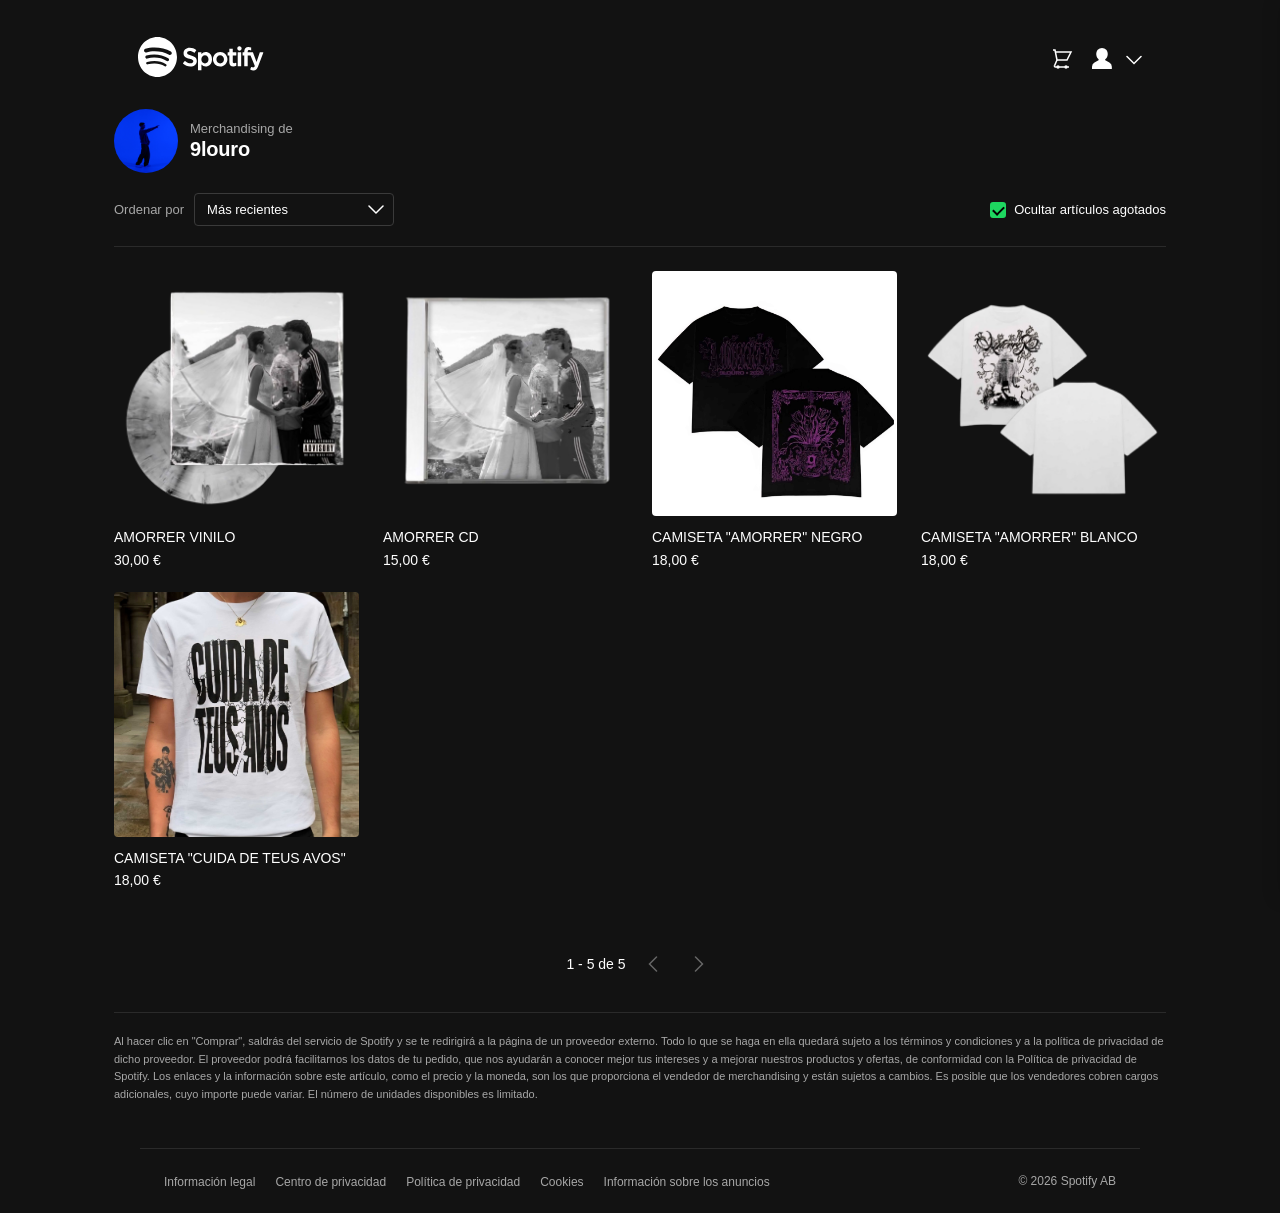
<file: index.html>
<!DOCTYPE html>
<html lang="es">
<head>
  <meta charset="UTF-8">
  <meta name="viewport" content="width=device-width, initial-scale=1.0">
  <link rel="icon" href="https://shop.spotify.com/favicon.ico">
  <link rel="stylesheet" href="./CSS/styles.css">
  <title>Spotify - Merchandising de 9louro</title>
</head>
<body>

<!-- CART DRAWER -->
<div class="drawer-backdrop" id="drawerBackdrop" onclick="closeCart()"></div>
<div class="drawer" id="cartDrawer">
  <div class="drawer-header">
    <span class="drawer-title">Tu carrito</span>
    <button class="drawer-close" onclick="closeCart()" aria-label="Cerrar carrito">
      <svg width="24" height="24" viewBox="0 0 24 24" fill="currentColor">
        <path d="M3.293 3.293a1 1 0 0 1 1.414 0L12 10.586l7.293-7.293a1 1 0 1 1 1.414 1.414L13.414 12l7.293 7.293a1 1 0 0 1-1.414 1.414L12 13.414l-7.293 7.293a1 1 0 0 1-1.414-1.414L10.586 12 3.293 4.707a1 1 0 0 1 0-1.414z"/>
      </svg>
    </button>
  </div>
  <div class="drawer-body">
    <p class="empty-cart-msg">Tu carrito está vacío</p>
    <button class="start-shopping-btn" onclick="closeCart()">Empezar a comprar</button>
  </div>
</div>

<!-- HEADER -->
<header>
  <div>
    <a href="./index.html" aria-label="Spotify">
      <svg width="130" height="50" viewBox="0 0 78 24" fill="white">
        <path d="M18.616 10.639c-3.77-2.297-9.99-2.509-13.59-1.388a1.077 1.077 0 0 1-1.164-.363 1.14 1.14 0 0 1-.119-1.237c.136-.262.37-.46.648-.548 4.132-1.287 11-1.038 15.342 1.605a1.138 1.138 0 0 1 .099 1.863 1.081 1.081 0 0 1-.813.213c-.142-.02-.28-.07-.403-.145Zm-.124 3.402a.915.915 0 0 1-.563.42.894.894 0 0 1-.69-.112c-3.144-1.983-7.937-2.557-11.657-1.398a.898.898 0 0 1-.971-.303.952.952 0 0 1-.098-1.03.929.929 0 0 1 .54-.458c4.248-1.323 9.53-.682 13.14 1.595a.95.95 0 0 1 .3 1.286Zm-1.43 3.267a.73.73 0 0 1-.45.338.712.712 0 0 1-.553-.089c-2.748-1.722-6.204-2.111-10.276-1.156a.718.718 0 0 1-.758-.298.745.745 0 0 1-.115-.265.757.757 0 0 1 .092-.563.737.737 0 0 1 .457-.333c4.455-1.045 8.277-.595 11.361 1.338a.762.762 0 0 1 .241 1.028ZM11.696 0C5.237 0 0 5.373 0 12c0 6.628 5.236 12 11.697 12 6.46 0 11.698-5.372 11.698-12 0-6.627-5.238-12-11.699-12h.001Zm20.126 11.078c-2.019-.494-2.379-.84-2.379-1.57 0-.688.633-1.151 1.572-1.151.91 0 1.814.352 2.76 1.076a.131.131 0 0 0 .187-.03l.987-1.426a.139.139 0 0 0-.025-.185c-1.127-.928-2.396-1.378-3.88-1.378-2.18 0-3.703 1.342-3.703 3.263 0 2.06 1.315 2.788 3.585 3.352 1.932.457 2.258.84 2.258 1.524 0 .757-.659 1.229-1.72 1.229-1.18 0-2.141-.408-3.216-1.364a.13.13 0 0 0-.188.016l-1.106 1.35a.137.137 0 0 0 .013.188c1.252 1.147 2.79 1.752 4.451 1.752 2.35 0 3.869-1.317 3.869-3.356 0-1.723-1.003-2.676-3.465-3.29Zm10.487 2.31c0 1.454-.874 2.47-2.125 2.47-1.235 0-2.169-1.061-2.169-2.47 0-1.41.933-2.47 2.17-2.47 1.23 0 2.124 1.038 2.124 2.47Zm-1.706-4.354c-1.018 0-1.854.412-2.543 1.256v-.95a.136.136 0 0 0-.038-.095.132.132 0 0 0-.093-.04h-1.81a.131.131 0 0 0-.093.04.136.136 0 0 0-.039.096v10.546c0 .076.06.137.133.137h1.809a.132.132 0 0 0 .093-.041.136.136 0 0 0 .038-.096v-3.329c.69.794 1.525 1.18 2.543 1.18 1.893 0 3.808-1.494 3.808-4.35 0-2.858-1.915-4.354-3.808-4.354Zm8.72 6.839c-1.297 0-2.274-1.068-2.274-2.486 0-1.422.943-2.455 2.244-2.455 1.305 0 2.288 1.069 2.288 2.487 0 1.422-.949 2.454-2.258 2.454Zm0-6.838c-2.438 0-4.347 1.926-4.347 4.383 0 2.432 1.896 4.338 4.317 4.338 2.445 0 4.36-1.92 4.36-4.369 0-2.44-1.901-4.353-4.33-4.353Zm9.535.17h-1.99V7.117a.136.136 0 0 0-.08-.126.13.13 0 0 0-.052-.01h-1.809a.133.133 0 0 0-.093.04.136.136 0 0 0-.038.095v2.087h-.87a.131.131 0 0 0-.122.085.139.139 0 0 0-.01.052v1.595c0 .074.06.135.132.135h.87v4.126c0 1.667.809 2.513 2.404 2.513.648 0 1.186-.138 1.694-.434a.135.135 0 0 0 .067-.117V15.64a.137.137 0 0 0-.063-.115.13.13 0 0 0-.129-.006c-.349.18-.685.263-1.061.263-.58 0-.84-.271-.84-.876V11.07h1.99a.13.13 0 0 0 .094-.04.136.136 0 0 0 .039-.096V9.339a.137.137 0 0 0-.039-.096.132.132 0 0 0-.094-.04v.001Zm6.934.007v-.255c0-.755.281-1.092.914-1.092.376 0 .68.077 1.019.194a.13.13 0 0 0 .118-.02.135.135 0 0 0 .056-.11V6.365a.137.137 0 0 0-.026-.081.133.133 0 0 0-.068-.05 4.852 4.852 0 0 0-1.502-.22c-1.67 0-2.554.965-2.554 2.788v.393h-.87a.132.132 0 0 0-.093.04.136.136 0 0 0-.038.096v1.603c0 .075.059.136.132.136h.87v6.364c0 .075.058.135.131.135h1.809c.072 0 .131-.06.131-.135V11.07h1.69l2.586 6.362c-.294.669-.583.802-.977.802-.319 0-.654-.098-.998-.29a.133.133 0 0 0-.105-.01.135.135 0 0 0-.078.072l-.612 1.38a.137.137 0 0 0 .056.175 3.733 3.733 0 0 0 1.932.508c1.334 0 2.073-.638 2.724-2.355l3.137-8.317a.14.14 0 0 0-.014-.126.131.131 0 0 0-.108-.06h-1.883a.132.132 0 0 0-.126.092l-1.928 5.651L69.006 9.3a.133.133 0 0 0-.124-.088h-3.09v.001Zm-4.02-.008h-1.809a.132.132 0 0 0-.093.041.136.136 0 0 0-.038.096v8.094c0 .075.06.135.132.135h1.809c.072 0 .131-.06.131-.135V9.34a.136.136 0 0 0-.038-.096.133.133 0 0 0-.094-.04Zm-.896-3.685a1.295 1.295 0 0 0-.919.393c-.243.25-.379.586-.377.937a1.342 1.342 0 0 0 .377.938 1.304 1.304 0 0 0 .92.393c.346-.002.677-.143.92-.393s.379-.587.377-.938c0-.735-.581-1.33-1.296-1.33h-.002Z"/>
      </svg>
    </a>
  </div>
  <div class="header-right">
    <button class="icon-btn" onclick="openCart()" aria-label="Abrir carrito">
      <svg width="24" height="24" viewBox="0 0 24 24" fill="currentColor">
        <path d="M3 3h2l.4 2M7 13h10l4-8H5.4M7 13L5.4 5M7 13l-2.3 5.3A1 1 0 0 0 5.6 20H19m-12 0a1 1 0 1 0 2 0 1 1 0 0 0-2 0Zm8 0a1 1 0 1 0 2 0 1 1 0 0 0-2 0Z" stroke="white" stroke-width="1.5" fill="none"/>
      </svg>
    </button>
    <button class="icon-btn" aria-label="Perfil" onclick="window.location.href='./Pages/login.html'">
      <svg width="24" height="24" viewBox="0 0 24 24" fill="currentColor">
        <path d="M10.165 11.101a2.5 2.5 0 0 1-.67 3.766L5.5 17.173A2.998 2.998 0 0 0 4 19.771v.232h16.001v-.232a3 3 0 0 0-1.5-2.598l-3.995-2.306a2.5 2.5 0 0 1-.67-3.766l.521-.626.002-.002c.8-.955 1.303-1.987 1.375-3.19.041-.706-.088-1.433-.187-1.727a3.717 3.717 0 0 0-.768-1.334 3.767 3.767 0 0 0-5.557 0c-.34.37-.593.82-.768 1.334-.1.294-.228 1.021-.187 1.727.072 1.203.575 2.235 1.375 3.19l.002.002.521.626z"/>
        <path d="M15.727 11.758l-.52.624a.5.5 0 0 0 .134.753l3.995 2.306a5 5 0 0 1 2.5 4.33v2.232H2V19.77a5 5 0 0 1 2.5-4.33l3.995-2.306a.5.5 0 0 0 .134-.753l-.518-.622-.002-.002c-1-1.192-1.735-2.62-1.838-4.356-.056-.947.101-1.935.29-2.49A5.713 5.713 0 0 1 7.748 2.87a5.768 5.768 0 0 1 8.505 0 5.713 5.713 0 0 1 1.187 2.043c.189.554.346 1.542.29 2.489-.103 1.736-.838 3.163-1.837 4.355m-.001.001z"/>
      </svg>
    </button>
    <svg width="16" height="16" viewBox="0 0 16 16" fill="white">
      <path d="M.47 4.97a.75.75 0 0 1 1.06 0L8 11.44l6.47-6.47a.75.75 0 1 1 1.06 1.06L8 13.56.47 6.03a.75.75 0 0 1 0-1.06z"/>
    </svg>
  </div>
</header>

<!-- ARTIST TITLE -->
<div class="artist-title-bar">
  <img src="./Media/artist photo.png" alt="9louro" class="artist-avatar">
  <div class="artist-meta">
    <p>Merchandising de</p>
    <a href="https://open.spotify.com/intl-es/artist/3LhbS7hPU5INF3h9riSXwp" target="_blank">9louro</a>
  </div>
</div>

<!-- FILTERS -->
<div class="filters-bar">
  <div class="sort-group">
    <span class="sort-label">Ordenar por</span>
    <div class="select-wrapper">
      <select id="sortSelect" onchange="sortProducts()">
        <option value="date_desc">Más recientes</option>
        <option value="date_asc">Más antiguos</option>
        <option value="price_asc">Precio: de menor a mayor</option>
        <option value="price_desc">Precio: de mayor a menor</option>
      </select>
      <span class="select-arrow">
        <svg width="16" height="16" viewBox="0 0 16 16" fill="currentColor">
          <path d="M.47 4.97a.75.75 0 0 1 1.06 0L8 11.44l6.47-6.47a.75.75 0 1 1 1.06 1.06L8 13.56.47 6.03a.75.75 0 0 1 0-1.06z"/>
        </svg>
      </span>
    </div>
  </div>
  <label class="stock-filter">
    <input type="checkbox" id="inStockOnly" checked onchange="renderProducts()">
    <span>Ocultar artículos agotados</span>
  </label>
</div>

<!-- PRODUCTS GRID -->
<section class="products-grid" id="productsGrid"></section>

<!-- PAGINATION -->
<nav class="pagination" aria-label="Pages">
  <span class="page-count" id="pageCount">1 - 5 de 5</span>
  <button class="page-btn" disabled aria-label="Anterior">
    <svg width="16" height="16" viewBox="0 0 16 16" fill="currentColor">
      <path d="M11.03.47a.75.75 0 0 1 0 1.06L4.56 8l6.47 6.47a.75.75 0 1 1-1.06 1.06L2.44 8 9.97.47a.75.75 0 0 1 1.06 0z"/>
    </svg>
  </button>
  <button class="page-btn" disabled aria-label="Siguiente">
    <svg width="16" height="16" viewBox="0 0 16 16" fill="currentColor">
      <path d="M4.97.47a.75.75 0 0 0 0 1.06L11.44 8l-6.47 6.47a.75.75 0 1 0 1.06 1.06L13.56 8 6.03.47a.75.75 0 0 0-1.06 0z"/>
    </svg>
  </button>
</nav>

<!-- DISCLAIMER -->
<div class="disclaimer-section">
  <p>Al hacer clic en "Comprar", saldrás del servicio de Spotify y se te redirigirá a la página de un proveedor externo. Todo lo que se haga en ella quedará sujeto a los términos y condiciones y a la política de privacidad de dicho proveedor. El proveedor podrá facilitarnos los datos de tu pedido, que nos ayudarán a conocer mejor tus intereses y a mejorar nuestros productos y ofertas, de conformidad con la Política de privacidad de Spotify. Los enlaces y la información sobre este artículo, como el precio y la moneda, son los que proporciona el vendedor de merchandising y están sujetos a cambios. Es posible que los vendedores cobren cargos adicionales, cuyo importe puede variar. El número de unidades disponibles es limitado.</p>
</div>

<!-- FOOTER -->
<footer>
  <nav>
    <ul class="footer-links">
      <li><a href="https://www.spotify.com/legal/" target="_blank">Información legal</a></li>
      <li><a href="https://www.spotify.com/privacy/" target="_blank">Centro de privacidad</a></li>
      <li><a href="https://www.spotify.com/legal/privacy-policy/" target="_blank">Política de privacidad</a></li>
      <li><a href="https://www.spotify.com/legal/cookies-policy/" target="_blank">Cookies</a></li>
      <li><a href="https://www.spotify.com/legal/privacy-policy/#s3" target="_blank">Información sobre los anuncios</a></li>
    </ul>
  </nav>
  <small class="copyright">© 2026 Spotify AB</small>
</footer>

<script>
  // ── Products data ────────────────────────────────────────────────────────
  const allProducts = [
    {
      id: 1,
      name: 'AMORRER VINILO',
      price: 30.00,
      priceStr: '30,00 €',
      img: './Media/vinilo alante no back.png',
      href: './Pages/AmorrerVinilo.html',
      inStock: true,
      date: 5,
    },
    {
      id: 2,
      name: 'AMORRER CD',
      price: 15.00,
      priceStr: '15,00 €',
      img: './Media/disco alante no back.png',
      href: './Pages/AmorrerCD.html',
      inStock: true,
      date: 4,
    },
    {
      id: 3,
      name: 'CAMISETA "AMORRER" NEGRO',
      price: 18.00,
      priceStr: '18,00 €',
      img: './Media/camiseta negra.jpg',
      href: './Pages/CamisetaAmorrerNegro.html',
      inStock: true,
      date: 3,
    },
    {
      id: 4,
      name: 'CAMISETA "AMORRER" BLANCO',
      price: 18.00,
      priceStr: '18,00 €',
      img: './Media/camiseta blanca no back.png',
      href: './Pages/CamisetaAmorrerBlanco.html',
      inStock: true,
      date: 2,
    },
    {
      id: 5,
      name: 'CAMISETA "CUIDA DE TEUS AVOS"',
      price: 18.00,
      priceStr: '18,00 €',
      img: './Media/camiseta 3_1.jpg',
      href: './Pages/CamisetaCuidaDeTeusAvos.html',
      inStock: true,
      date: 1,
    },
  ];

  function sortProducts() {
    const sort = document.getElementById('sortSelect').value;
    const arr = [...allProducts];
    if (sort === 'price_asc')  arr.sort((a, b) => a.price - b.price);
    if (sort === 'price_desc') arr.sort((a, b) => b.price - a.price);
    if (sort === 'date_asc')   arr.sort((a, b) => a.date - b.date);
    if (sort === 'date_desc')  arr.sort((a, b) => b.date - a.date);
    renderProducts(arr);
  }

  function renderProducts(list) {
    const hideOOS = document.getElementById('inStockOnly').checked;
    const sort = document.getElementById('sortSelect').value;

    if (!list) {
      list = [...allProducts];
      if (sort === 'price_asc')  list.sort((a, b) => a.price - b.price);
      if (sort === 'price_desc') list.sort((a, b) => b.price - a.price);
      if (sort === 'date_asc')   list.sort((a, b) => a.date - b.date);
      if (sort === 'date_desc')  list.sort((a, b) => b.date - a.date);
    }

    const filtered = hideOOS ? list.filter(p => p.inStock) : list;
    const grid = document.getElementById('productsGrid');
    const count = document.getElementById('pageCount');

    grid.innerHTML = filtered.map(p => `
      <a href="${p.href}" class="product-card">
        <div class="product-img-wrap">
          <img src="${p.img}" alt="${p.name}" loading="lazy">
        </div>
        <p class="product-name">${p.name}</p>
        <p class="product-price">${p.priceStr}</p>
      </a>
    `).join('');

    count.textContent = `1 - ${filtered.length} de ${filtered.length}`;
  }

  // ── Cart ──────────────────────────────────────────────────────────────────
  function openCart() {
    document.getElementById('cartDrawer').classList.add('open');
    document.getElementById('drawerBackdrop').classList.add('open');
  }

  function closeCart() {
    document.getElementById('cartDrawer').classList.remove('open');
    document.getElementById('drawerBackdrop').classList.remove('open');
  }

  // Init
  renderProducts();
</script>
<script src="./JS/script.js"></script>
</body>
</html>
</file>
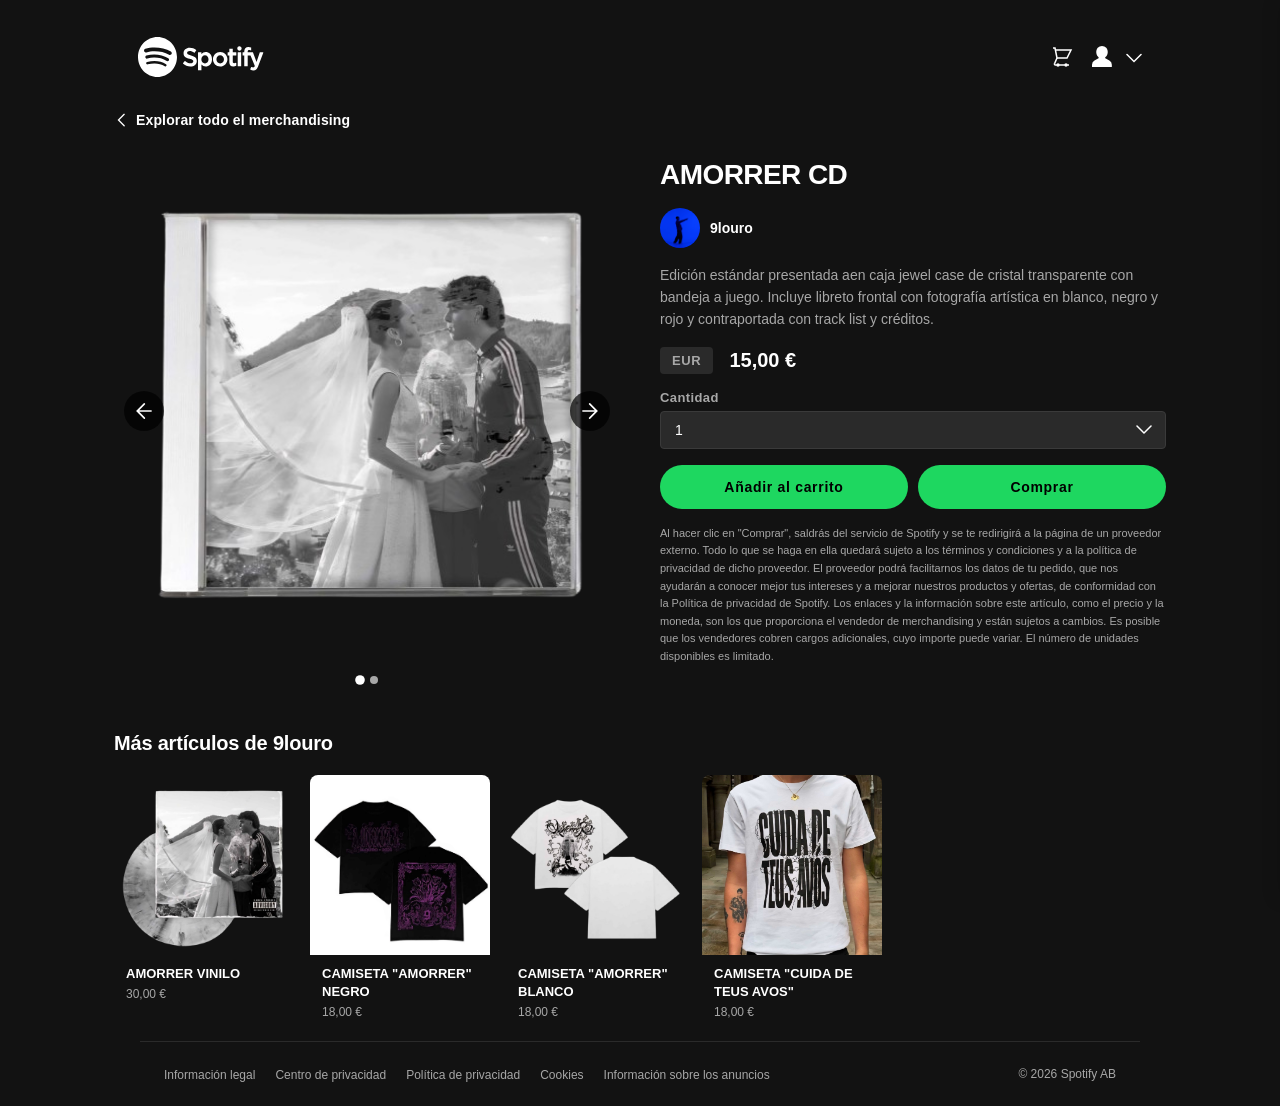
<file: Pages/AmorrerCD.html>
<!DOCTYPE html>
<html lang="es">
<head>
  <meta charset="UTF-8">
  <meta name="viewport" content="width=device-width, initial-scale=1.0">
  <link rel="icon" href="https://shop.spotify.com/favicon.ico">
  <link rel="stylesheet" href="../CSS/styles.css">
  <link rel="stylesheet" href="../CSS/product-styles.css">
  <title>Spotify - AMORRER CD 9LOURO</title>
</head>
<body>

<!-- CART DRAWER -->
<div class="drawer-backdrop" id="drawerBackdrop" onclick="closeCart()"></div>
<div class="drawer" id="cartDrawer">
  <div class="drawer-header">
    <span class="drawer-title">Tu carrito</span>
    <button class="drawer-close" onclick="closeCart()" aria-label="Cerrar carrito">
      <svg width="24" height="24" viewBox="0 0 24 24" fill="currentColor"><path d="M3.293 3.293a1 1 0 0 1 1.414 0L12 10.586l7.293-7.293a1 1 0 1 1 1.414 1.414L13.414 12l7.293 7.293a1 1 0 0 1-1.414 1.414L12 13.414l-7.293 7.293a1 1 0 0 1-1.414-1.414L10.586 12 3.293 4.707a1 1 0 0 1 0-1.414z"/></svg>
    </button>
  </div>
  <div class="drawer-body">
    <p class="empty-cart-msg">Tu carrito está vacío</p>
    <button class="start-shopping-btn" onclick="closeCart()">Empezar a comprar</button>
  </div>
</div>

<!-- HEADER -->
<header>
  <div class="header-left">
    <a href="../index.html" class="logo" aria-label="Spotify">
      <svg width="130" height="50" viewBox="0 0 78 24" fill="white">
        <path d="M18.616 10.639c-3.77-2.297-9.99-2.509-13.59-1.388a1.077 1.077 0 0 1-1.164-.363 1.14 1.14 0 0 1-.119-1.237c.136-.262.37-.46.648-.548 4.132-1.287 11-1.038 15.342 1.605a1.138 1.138 0 0 1 .099 1.863 1.081 1.081 0 0 1-.813.213c-.142-.02-.28-.07-.403-.145Zm-.124 3.402a.915.915 0 0 1-.563.42.894.894 0 0 1-.69-.112c-3.144-1.983-7.937-2.557-11.657-1.398a.898.898 0 0 1-.971-.303.952.952 0 0 1-.098-1.03.929.929 0 0 1 .54-.458c4.248-1.323 9.53-.682 13.14 1.595a.95.95 0 0 1 .3 1.286Zm-1.43 3.267a.73.73 0 0 1-.45.338.712.712 0 0 1-.553-.089c-2.748-1.722-6.204-2.111-10.276-1.156a.718.718 0 0 1-.758-.298.745.745 0 0 1-.115-.265.757.757 0 0 1 .092-.563.737.737 0 0 1 .457-.333c4.455-1.045 8.277-.595 11.361 1.338a.762.762 0 0 1 .241 1.028ZM11.696 0C5.237 0 0 5.373 0 12c0 6.628 5.236 12 11.697 12 6.46 0 11.698-5.372 11.698-12 0-6.627-5.238-12-11.699-12h.001Zm20.126 11.078c-2.019-.494-2.379-.84-2.379-1.57 0-.688.633-1.151 1.572-1.151.91 0 1.814.352 2.76 1.076a.131.131 0 0 0 .187-.03l.987-1.426a.139.139 0 0 0-.025-.185c-1.127-.928-2.396-1.378-3.88-1.378-2.18 0-3.703 1.342-3.703 3.263 0 2.06 1.315 2.788 3.585 3.352 1.932.457 2.258.84 2.258 1.524 0 .757-.659 1.229-1.72 1.229-1.18 0-2.141-.408-3.216-1.364a.13.13 0 0 0-.188.016l-1.106 1.35a.137.137 0 0 0 .013.188c1.252 1.147 2.79 1.752 4.451 1.752 2.35 0 3.869-1.317 3.869-3.356 0-1.723-1.003-2.676-3.465-3.29Zm10.487 2.31c0 1.454-.874 2.47-2.125 2.47-1.235 0-2.169-1.061-2.169-2.47 0-1.41.933-2.47 2.17-2.47 1.23 0 2.124 1.038 2.124 2.47Zm-1.706-4.354c-1.018 0-1.854.412-2.543 1.256v-.95a.136.136 0 0 0-.038-.095.132.132 0 0 0-.093-.04h-1.81a.131.131 0 0 0-.093.04.136.136 0 0 0-.039.096v10.546c0 .076.06.137.133.137h1.809a.132.132 0 0 0 .093-.041.136.136 0 0 0 .038-.096v-3.329c.69.794 1.525 1.18 2.543 1.18 1.893 0 3.808-1.494 3.808-4.35 0-2.858-1.915-4.354-3.808-4.354Zm8.72 6.839c-1.297 0-2.274-1.068-2.274-2.486 0-1.422.943-2.455 2.244-2.455 1.305 0 2.288 1.069 2.288 2.487 0 1.422-.949 2.454-2.258 2.454Zm0-6.838c-2.438 0-4.347 1.926-4.347 4.383 0 2.432 1.896 4.338 4.317 4.338 2.445 0 4.36-1.92 4.36-4.369 0-2.44-1.901-4.353-4.33-4.353Zm9.535.17h-1.99V7.117a.136.136 0 0 0-.08-.126.13.13 0 0 0-.052-.01h-1.809a.133.133 0 0 0-.093.04.136.136 0 0 0-.038.095v2.087h-.87a.131.131 0 0 0-.122.085.139.139 0 0 0-.01.052v1.595c0 .074.06.135.132.135h.87v4.126c0 1.667.809 2.513 2.404 2.513.648 0 1.186-.138 1.694-.434a.135.135 0 0 0 .067-.117V15.64a.137.137 0 0 0-.063-.115.13.13 0 0 0-.129-.006c-.349.18-.685.263-1.061.263-.58 0-.84-.271-.84-.876V11.07h1.99a.13.13 0 0 0 .094-.04.136.136 0 0 0 .039-.096V9.339a.137.137 0 0 0-.039-.096.132.132 0 0 0-.094-.04v.001Zm6.934.007v-.255c0-.755.281-1.092.914-1.092.376 0 .68.077 1.019.194a.13.13 0 0 0 .118-.02.135.135 0 0 0 .056-.11V6.365a.137.137 0 0 0-.026-.081.133.133 0 0 0-.068-.05 4.852 4.852 0 0 0-1.502-.22c-1.67 0-2.554.965-2.554 2.788v.393h-.87a.132.132 0 0 0-.093.04.136.136 0 0 0-.038.096v1.603c0 .075.059.136.132.136h.87v6.364c0 .075.058.135.131.135h1.809c.072 0 .131-.06.131-.135V11.07h1.69l2.586 6.362c-.294.669-.583.802-.977.802-.319 0-.654-.098-.998-.29a.133.133 0 0 0-.105-.01.135.135 0 0 0-.078.072l-.612 1.38a.137.137 0 0 0 .056.175 3.733 3.733 0 0 0 1.932.508c1.334 0 2.073-.638 2.724-2.355l3.137-8.317a.14.14 0 0 0-.014-.126.131.131 0 0 0-.108-.06h-1.883a.132.132 0 0 0-.126.092l-1.928 5.651L69.006 9.3a.133.133 0 0 0-.124-.088h-3.09v.001Zm-4.02-.008h-1.809a.132.132 0 0 0-.093.041.136.136 0 0 0-.038.096v8.094c0 .075.06.135.132.135h1.809c.072 0 .131-.06.131-.135V9.34a.136.136 0 0 0-.038-.096.133.133 0 0 0-.094-.04Zm-.896-3.685a1.295 1.295 0 0 0-.919.393c-.243.25-.379.586-.377.937a1.342 1.342 0 0 0 .377.938 1.304 1.304 0 0 0 .92.393c.346-.002.677-.143.92-.393s.379-.587.377-.938c0-.735-.581-1.33-1.296-1.33h-.002Z"/>
      </svg>
    </a>
  </div>
  <div class="header-right">
    <button class="icon-btn" onclick="openCart()" aria-label="Abrir carrito">
      <svg width="24" height="24" viewBox="0 0 24 24" fill="currentColor"><path d="M3 3h2l.4 2M7 13h10l4-8H5.4M7 13L5.4 5M7 13l-2.3 5.3A1 1 0 0 0 5.6 20H19m-12 0a1 1 0 1 0 2 0 1 1 0 0 0-2 0Zm8 0a1 1 0 1 0 2 0 1 1 0 0 0-2 0Z" stroke="white" stroke-width="1.5" fill="none"/></svg>
    </button>
    <button class="icon-btn" aria-label="Perfil" onclick="window.location.href='./login.html'">
      <svg width="24" height="24" viewBox="0 0 24 24" fill="currentColor"><path d="M10.165 11.101a2.5 2.5 0 0 1-.67 3.766L5.5 17.173A2.998 2.998 0 0 0 4 19.771v.232h16.001v-.232a3 3 0 0 0-1.5-2.598l-3.995-2.306a2.5 2.5 0 0 1-.67-3.766l.521-.626.002-.002c.8-.955 1.303-1.987 1.375-3.19.041-.706-.088-1.433-.187-1.727a3.717 3.717 0 0 0-.768-1.334 3.767 3.767 0 0 0-5.557 0c-.34.37-.593.82-.768 1.334-.1.294-.228 1.021-.187 1.727.072 1.203.575 2.235 1.375 3.19l.002.002.521.626z"/><path d="M15.727 11.758l-.52.624a.5.5 0 0 0 .134.753l3.995 2.306a5 5 0 0 1 2.5 4.33v2.232H2V19.77a5 5 0 0 1 2.5-4.33l3.995-2.306a.5.5 0 0 0 .134-.753l-.518-.622-.002-.002c-1-1.192-1.735-2.62-1.838-4.356-.056-.947.101-1.935.29-2.49A5.713 5.713 0 0 1 7.748 2.87a5.768 5.768 0 0 1 8.505 0 5.713 5.713 0 0 1 1.187 2.043c.189.554.346 1.542.29 2.489-.103 1.736-.838 3.163-1.837 4.355m-.001.001z"/></svg>
    </button>
    <svg width="16" height="16" viewBox="0 0 16 16" fill="white"><path d="M.47 4.97a.75.75 0 0 1 1.06 0L8 11.44l6.47-6.47a.75.75 0 1 1 1.06 1.06L8 13.56.47 6.03a.75.75 0 0 1 0-1.06z"/></svg>
  </div>
</header>

<a href="../index.html" class="nav-back">
    <svg width="16" height="16" viewBox="0 0 24 24" fill="currentColor"><path d="M15.957 2.793a1 1 0 0 1 0 1.414L8.164 12l7.793 7.793a1 1 0 1 1-1.414 1.414L5.336 12l9.207-9.207a1 1 0 0 1 1.414 0z"/></svg>
    Explorar todo el merchandising
</a>

<!-- MAIN -->
<main class="product-page">
  <div class="product-layout">

    <!-- GALLERY -->
    <div class="gallery">
      <div class="gallery-main">
        <img id="mainImg"
          src="../Media/disco alante no back.png"
          alt="9louro disc">
        <button class="gallery-arrow prev" onclick="changeImg(-1)" aria-label="Imagen anterior">
          <svg width="20" height="20" viewBox="0 0 24 24" fill="currentColor"><path d="M13.414 3.5a.999.999 0 0 0-1.707-.707l-9.207 9.2 9.207 9.202a1 1 0 1 0 1.414-1.413L6.335 13H20.5a1 1 0 0 0 0-2H6.322l6.799-6.794a.999.999 0 0 0 .293-.707z"/></svg>
        </button>
        <button class="gallery-arrow next" onclick="changeImg(1)" aria-label="Imagen siguiente">
          <svg width="20" height="20" viewBox="0 0 24 24" fill="currentColor"><path d="M10.586 3.5a.999.999 0 0 1 1.707-.707l9.207 9.2-9.207 9.202a1 1 0 1 1-1.414-1.413L17.665 13H3.5a1 1 0 1 1 0-2h14.178l-6.799-6.794a.999.999 0 0 1-.293-.707z"/></svg>
        </button>
      </div>
      <div class="gallery-dots" id="galleryDots"></div>
    </div>

    <!-- PRODUCT INFO -->
    <div class="product-info">
      <h1 class="product-title">AMORRER CD</h1>

      <div class="artist-row">
        <img src="../Media/artist photo.png"
             alt="9louro" class="artist-avatar">
        <a href="../index.html" class="artist-name">9louro</a>
      </div>

      <div class="product-desc">
        <p>Edición estándar presentada aen caja jewel case de cristal transparente con bandeja a juego. Incluye libreto frontal con fotografía artística en blanco, negro y rojo y contraportada con track list y créditos.</p>
      </div>

      <div class="price-row">
        <span class="currency-badge">EUR</span>
        <span class="price">15,00 €</span>
      </div>

      <div>
        <label class="qty-label" for="qty">Cantidad</label>
        <div class="select-wrapper">
          <select id="qty">
            <option value="1" selected>1</option>
            <option value="2">2</option>
            <option value="3">3</option>
            <option value="4">4</option>
          </select>
          <span class="select-arrow">
            <svg width="16" height="16" viewBox="0 0 16 16" fill="currentColor"><path d="M.47 4.97a.75.75 0 0 1 1.06 0L8 11.44l6.47-6.47a.75.75 0 1 1 1.06 1.06L8 13.56.47 6.03a.75.75 0 0 1 0-1.06z"/></svg>
          </span>
        </div>
      </div>

      <div class="btn-row">
        <button class="btn btn-primary" onclick="addToCart()">Añadir al carrito</button>
        <button class="btn btn-secondary" onclick="buyNow()">Comprar</button>
      </div>

      <p class="disclaimer">
        Al hacer clic en "Comprar", saldrás del servicio de Spotify y se te redirigirá a la página de un proveedor externo. Todo lo que se haga en ella quedará sujeto a los términos y condiciones y a la política de privacidad de dicho proveedor. El proveedor podrá facilitarnos los datos de tu pedido, que nos ayudarán a conocer mejor tus intereses y a mejorar nuestros productos y ofertas, de conformidad con la Política de privacidad de Spotify. Los enlaces y la información sobre este artículo, como el precio y la moneda, son los que proporciona el vendedor de merchandising y están sujetos a cambios. Es posible que los vendedores cobren cargos adicionales, cuyo importe puede variar. El número de unidades disponibles es limitado.
      </p>
    </div>
  </div>

  <!-- RECOMMENDATIONS -->
  <section class="recs-section">
    <h3 class="recs-title">Más artículos de 9louro</h3>
    <div class="recs-grid" id="recsGrid"></div>
  </section>
</main>

<!-- FOOTER -->
<footer>
  <nav>
    <ul class="footer-links">
      <li><a href="https://www.spotify.com/legal/" target="_blank">Información legal</a></li>
      <li><a href="https://www.spotify.com/privacy/" target="_blank">Centro de privacidad</a></li>
      <li><a href="https://www.spotify.com/legal/privacy-policy/" target="_blank">Política de privacidad</a></li>
      <li><a href="https://www.spotify.com/legal/cookies-policy/" target="_blank">Cookies</a></li>
      <li><a href="https://www.spotify.com/legal/privacy-policy/#s3" target="_blank">Información sobre los anuncios</a></li>
    </ul>
  </nav>
  <small class="copyright">© 2026 Spotify AB</small>
</footer>

<script>
  // ── Gallery ──────────────────────────────────────────────────────────────
  const images = [
    '../Media/disco alante no back.png',
    '../Media/disco dentro no back.png',
  ];
  let currentImg = 0;

  const mainImg = document.getElementById('mainImg');
  const dotsEl  = document.getElementById('galleryDots');

  function renderDots() {
    dotsEl.innerHTML = '';
    images.forEach((_, i) => {
      const d = document.createElement('button');
      d.className = 'dot' + (i === currentImg ? ' active' : '');
      d.setAttribute('aria-label', `Imagen ${i + 1}`);
      d.onclick = () => goTo(i);
      dotsEl.appendChild(d);
    });
  }

  function goTo(n) {
    currentImg = (n + images.length) % images.length;
    mainImg.src = images[currentImg];
    renderDots();
  }

  function changeImg(dir) { goTo(currentImg + dir); }

  renderDots();

  // ── Recommendations ───────────────────────────────────────────────────────
  const recs = [
    { name: 'AMORRER VINILO', price: '30,00 €', img: '../Media/vinilo alante no back.png', ref: './AmorrerVinilo.html' },
    { name: 'CAMISETA "AMORRER" NEGRO', price: '18,00 €', img: '../Media/camiseta negra.jpg', ref: './CamisetaAmorrerNegro.html' },
    { name: 'CAMISETA "AMORRER" BLANCO',   price: '18,00 €', img: '../Media/camiseta blanca no back.png', ref: './CamisetaAmorrerBlanco.html' },
    { name: 'CAMISETA "CUIDA DE TEUS AVOS"',    price: '18,00 €', img: '../Media/camiseta 3_1.jpg', ref: './CamisetaCuidaDeTeusAvos.html' },
  ];

  const grid = document.getElementById('recsGrid');
  recs.forEach(r => {
    grid.innerHTML += `
      <a href="${r.ref}" class="rec-card">
        <img src="${r.img}" alt="${r.name}" class="rec-img">
        <div class="rec-info">
          <p class="rec-name">${r.name}</p>
          <p class="rec-price">${r.price}</p>
        </div>
      </a>`;
  });

  // ── Cart ──────────────────────────────────────────────────────────────────
  function openCart() {
    document.getElementById('cartDrawer').classList.add('open');
    document.getElementById('drawerBackdrop').classList.add('open');
  }

  function closeCart() {
    document.getElementById('cartDrawer').classList.remove('open');
    document.getElementById('drawerBackdrop').classList.remove('open');
  }

  function addToCart() {
    openCart();
  }

  function buyNow() {
    alert('Serías redirigido a la página del vendedor externo.');
  }
</script>
<script src="../JS/script.js"></script>
</body>
</html>
</file>
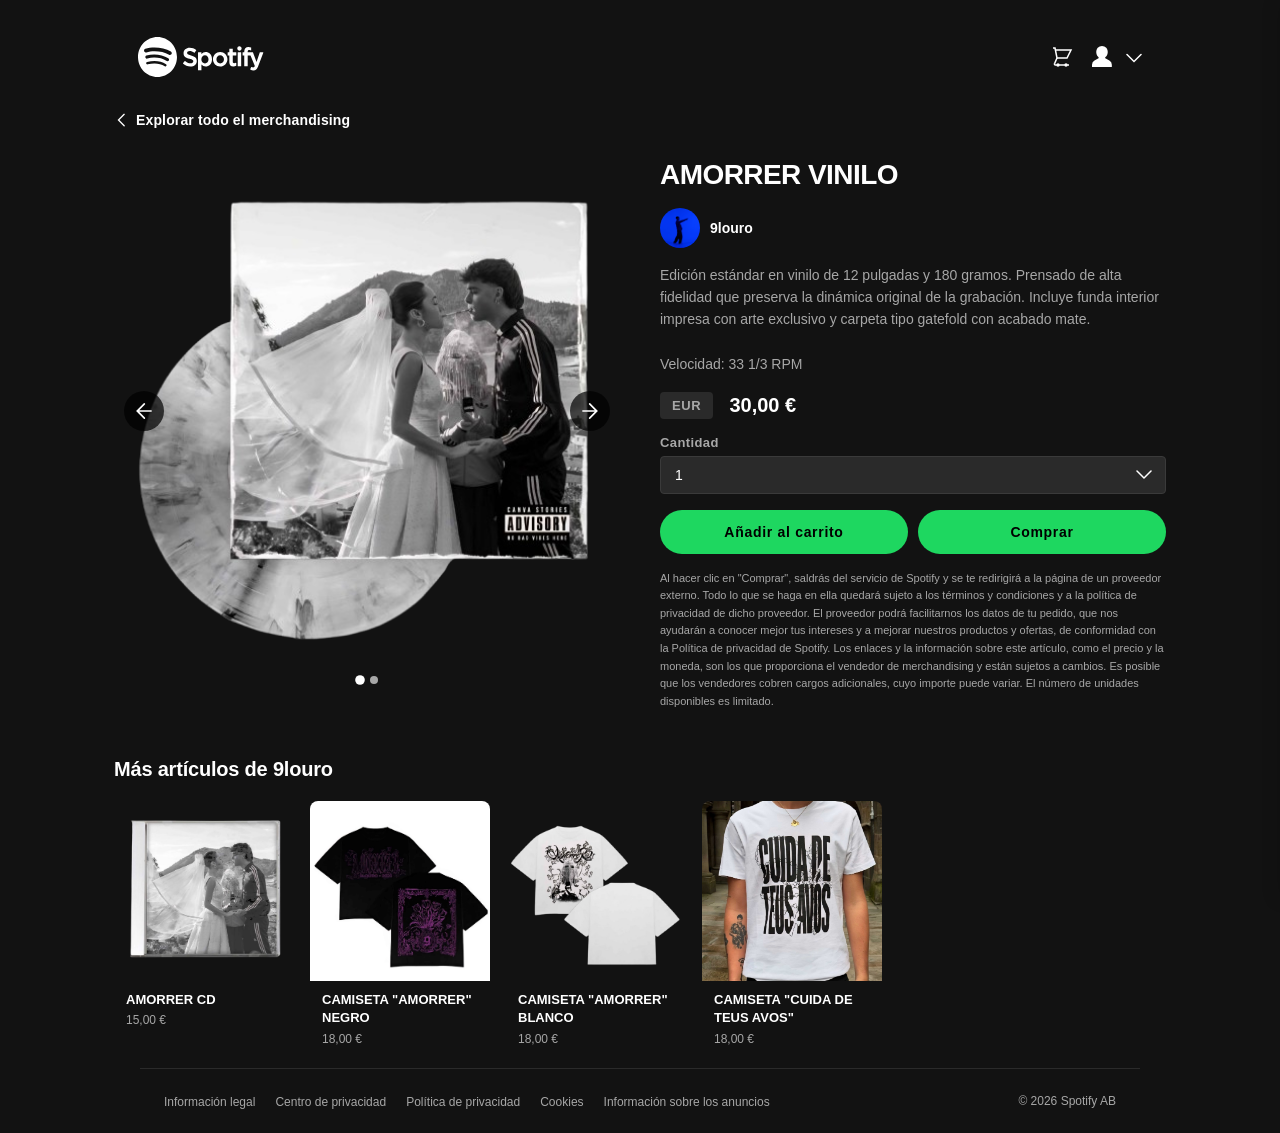
<file: Pages/AmorrerVinilo.html>
<!DOCTYPE html>
<html lang="es">
<head>
  <meta charset="UTF-8">
  <meta name="viewport" content="width=device-width, initial-scale=1.0">
  <link rel="icon" href="https://shop.spotify.com/favicon.ico">
  <link rel="stylesheet" href="../CSS/styles.css">
  <link rel="stylesheet" href="../CSS/product-styles.css">
  <title>Spotify - AMORRER VINILO 9LOURO</title>
</head>
<body>

<!-- CART DRAWER -->
<div class="drawer-backdrop" id="drawerBackdrop" onclick="closeCart()"></div>
<div class="drawer" id="cartDrawer">
  <div class="drawer-header">
    <span class="drawer-title">Tu carrito</span>
    <button class="drawer-close" onclick="closeCart()" aria-label="Cerrar carrito">
      <svg width="24" height="24" viewBox="0 0 24 24" fill="currentColor"><path d="M3.293 3.293a1 1 0 0 1 1.414 0L12 10.586l7.293-7.293a1 1 0 1 1 1.414 1.414L13.414 12l7.293 7.293a1 1 0 0 1-1.414 1.414L12 13.414l-7.293 7.293a1 1 0 0 1-1.414-1.414L10.586 12 3.293 4.707a1 1 0 0 1 0-1.414z"/></svg>
    </button>
  </div>
  <div class="drawer-body">
    <p class="empty-cart-msg">Tu carrito está vacío</p>
    <button class="start-shopping-btn" onclick="closeCart()">Empezar a comprar</button>
  </div>
</div>

<!-- HEADER -->
<header>
  <div class="header-left">
    <a href="../index.html" class="logo" aria-label="Spotify">
      <svg width="130" height="50" viewBox="0 0 78 24" fill="white">
        <path d="M18.616 10.639c-3.77-2.297-9.99-2.509-13.59-1.388a1.077 1.077 0 0 1-1.164-.363 1.14 1.14 0 0 1-.119-1.237c.136-.262.37-.46.648-.548 4.132-1.287 11-1.038 15.342 1.605a1.138 1.138 0 0 1 .099 1.863 1.081 1.081 0 0 1-.813.213c-.142-.02-.28-.07-.403-.145Zm-.124 3.402a.915.915 0 0 1-.563.42.894.894 0 0 1-.69-.112c-3.144-1.983-7.937-2.557-11.657-1.398a.898.898 0 0 1-.971-.303.952.952 0 0 1-.098-1.03.929.929 0 0 1 .54-.458c4.248-1.323 9.53-.682 13.14 1.595a.95.95 0 0 1 .3 1.286Zm-1.43 3.267a.73.73 0 0 1-.45.338.712.712 0 0 1-.553-.089c-2.748-1.722-6.204-2.111-10.276-1.156a.718.718 0 0 1-.758-.298.745.745 0 0 1-.115-.265.757.757 0 0 1 .092-.563.737.737 0 0 1 .457-.333c4.455-1.045 8.277-.595 11.361 1.338a.762.762 0 0 1 .241 1.028ZM11.696 0C5.237 0 0 5.373 0 12c0 6.628 5.236 12 11.697 12 6.46 0 11.698-5.372 11.698-12 0-6.627-5.238-12-11.699-12h.001Zm20.126 11.078c-2.019-.494-2.379-.84-2.379-1.57 0-.688.633-1.151 1.572-1.151.91 0 1.814.352 2.76 1.076a.131.131 0 0 0 .187-.03l.987-1.426a.139.139 0 0 0-.025-.185c-1.127-.928-2.396-1.378-3.88-1.378-2.18 0-3.703 1.342-3.703 3.263 0 2.06 1.315 2.788 3.585 3.352 1.932.457 2.258.84 2.258 1.524 0 .757-.659 1.229-1.72 1.229-1.18 0-2.141-.408-3.216-1.364a.13.13 0 0 0-.188.016l-1.106 1.35a.137.137 0 0 0 .013.188c1.252 1.147 2.79 1.752 4.451 1.752 2.35 0 3.869-1.317 3.869-3.356 0-1.723-1.003-2.676-3.465-3.29Zm10.487 2.31c0 1.454-.874 2.47-2.125 2.47-1.235 0-2.169-1.061-2.169-2.47 0-1.41.933-2.47 2.17-2.47 1.23 0 2.124 1.038 2.124 2.47Zm-1.706-4.354c-1.018 0-1.854.412-2.543 1.256v-.95a.136.136 0 0 0-.038-.095.132.132 0 0 0-.093-.04h-1.81a.131.131 0 0 0-.093.04.136.136 0 0 0-.039.096v10.546c0 .076.06.137.133.137h1.809a.132.132 0 0 0 .093-.041.136.136 0 0 0 .038-.096v-3.329c.69.794 1.525 1.18 2.543 1.18 1.893 0 3.808-1.494 3.808-4.35 0-2.858-1.915-4.354-3.808-4.354Zm8.72 6.839c-1.297 0-2.274-1.068-2.274-2.486 0-1.422.943-2.455 2.244-2.455 1.305 0 2.288 1.069 2.288 2.487 0 1.422-.949 2.454-2.258 2.454Zm0-6.838c-2.438 0-4.347 1.926-4.347 4.383 0 2.432 1.896 4.338 4.317 4.338 2.445 0 4.36-1.92 4.36-4.369 0-2.44-1.901-4.353-4.33-4.353Zm9.535.17h-1.99V7.117a.136.136 0 0 0-.08-.126.13.13 0 0 0-.052-.01h-1.809a.133.133 0 0 0-.093.04.136.136 0 0 0-.038.095v2.087h-.87a.131.131 0 0 0-.122.085.139.139 0 0 0-.01.052v1.595c0 .074.06.135.132.135h.87v4.126c0 1.667.809 2.513 2.404 2.513.648 0 1.186-.138 1.694-.434a.135.135 0 0 0 .067-.117V15.64a.137.137 0 0 0-.063-.115.13.13 0 0 0-.129-.006c-.349.18-.685.263-1.061.263-.58 0-.84-.271-.84-.876V11.07h1.99a.13.13 0 0 0 .094-.04.136.136 0 0 0 .039-.096V9.339a.137.137 0 0 0-.039-.096.132.132 0 0 0-.094-.04v.001Zm6.934.007v-.255c0-.755.281-1.092.914-1.092.376 0 .68.077 1.019.194a.13.13 0 0 0 .118-.02.135.135 0 0 0 .056-.11V6.365a.137.137 0 0 0-.026-.081.133.133 0 0 0-.068-.05 4.852 4.852 0 0 0-1.502-.22c-1.67 0-2.554.965-2.554 2.788v.393h-.87a.132.132 0 0 0-.093.04.136.136 0 0 0-.038.096v1.603c0 .075.059.136.132.136h.87v6.364c0 .075.058.135.131.135h1.809c.072 0 .131-.06.131-.135V11.07h1.69l2.586 6.362c-.294.669-.583.802-.977.802-.319 0-.654-.098-.998-.29a.133.133 0 0 0-.105-.01.135.135 0 0 0-.078.072l-.612 1.38a.137.137 0 0 0 .056.175 3.733 3.733 0 0 0 1.932.508c1.334 0 2.073-.638 2.724-2.355l3.137-8.317a.14.14 0 0 0-.014-.126.131.131 0 0 0-.108-.06h-1.883a.132.132 0 0 0-.126.092l-1.928 5.651L69.006 9.3a.133.133 0 0 0-.124-.088h-3.09v.001Zm-4.02-.008h-1.809a.132.132 0 0 0-.093.041.136.136 0 0 0-.038.096v8.094c0 .075.06.135.132.135h1.809c.072 0 .131-.06.131-.135V9.34a.136.136 0 0 0-.038-.096.133.133 0 0 0-.094-.04Zm-.896-3.685a1.295 1.295 0 0 0-.919.393c-.243.25-.379.586-.377.937a1.342 1.342 0 0 0 .377.938 1.304 1.304 0 0 0 .92.393c.346-.002.677-.143.92-.393s.379-.587.377-.938c0-.735-.581-1.33-1.296-1.33h-.002Z"/>
      </svg>
    </a>
  </div>
  <div class="header-right">
    <button class="icon-btn" onclick="openCart()" aria-label="Abrir carrito">
      <svg width="24" height="24" viewBox="0 0 24 24" fill="currentColor"><path d="M3 3h2l.4 2M7 13h10l4-8H5.4M7 13L5.4 5M7 13l-2.3 5.3A1 1 0 0 0 5.6 20H19m-12 0a1 1 0 1 0 2 0 1 1 0 0 0-2 0Zm8 0a1 1 0 1 0 2 0 1 1 0 0 0-2 0Z" stroke="white" stroke-width="1.5" fill="none"/></svg>
    </button>
    <button class="icon-btn" aria-label="Perfil" onclick="window.location.href='./login.html'">
      <svg width="24" height="24" viewBox="0 0 24 24" fill="currentColor"><path d="M10.165 11.101a2.5 2.5 0 0 1-.67 3.766L5.5 17.173A2.998 2.998 0 0 0 4 19.771v.232h16.001v-.232a3 3 0 0 0-1.5-2.598l-3.995-2.306a2.5 2.5 0 0 1-.67-3.766l.521-.626.002-.002c.8-.955 1.303-1.987 1.375-3.19.041-.706-.088-1.433-.187-1.727a3.717 3.717 0 0 0-.768-1.334 3.767 3.767 0 0 0-5.557 0c-.34.37-.593.82-.768 1.334-.1.294-.228 1.021-.187 1.727.072 1.203.575 2.235 1.375 3.19l.002.002.521.626z"/><path d="M15.727 11.758l-.52.624a.5.5 0 0 0 .134.753l3.995 2.306a5 5 0 0 1 2.5 4.33v2.232H2V19.77a5 5 0 0 1 2.5-4.33l3.995-2.306a.5.5 0 0 0 .134-.753l-.518-.622-.002-.002c-1-1.192-1.735-2.62-1.838-4.356-.056-.947.101-1.935.29-2.49A5.713 5.713 0 0 1 7.748 2.87a5.768 5.768 0 0 1 8.505 0 5.713 5.713 0 0 1 1.187 2.043c.189.554.346 1.542.29 2.489-.103 1.736-.838 3.163-1.837 4.355m-.001.001z"/></svg>
    </button>
    <svg width="16" height="16" viewBox="0 0 16 16" fill="white"><path d="M.47 4.97a.75.75 0 0 1 1.06 0L8 11.44l6.47-6.47a.75.75 0 1 1 1.06 1.06L8 13.56.47 6.03a.75.75 0 0 1 0-1.06z"/></svg>
  </div>
</header>

<a href="../index.html" class="nav-back">
    <svg width="16" height="16" viewBox="0 0 24 24" fill="currentColor"><path d="M15.957 2.793a1 1 0 0 1 0 1.414L8.164 12l7.793 7.793a1 1 0 1 1-1.414 1.414L5.336 12l9.207-9.207a1 1 0 0 1 1.414 0z"/></svg>
    Explorar todo el merchandising
</a>

<!-- MAIN -->
<main class="product-page">
  <div class="product-layout">

    <!-- GALLERY -->
    <div class="gallery">
      <div class="gallery-main">
        <img id="mainImg"
          src="../Media/vinilo alante no back.png"
          alt="9louro vinilo">
        <button class="gallery-arrow prev" onclick="changeImg(-1)" aria-label="Imagen anterior">
          <svg width="20" height="20" viewBox="0 0 24 24" fill="currentColor"><path d="M13.414 3.5a.999.999 0 0 0-1.707-.707l-9.207 9.2 9.207 9.202a1 1 0 1 0 1.414-1.413L6.335 13H20.5a1 1 0 0 0 0-2H6.322l6.799-6.794a.999.999 0 0 0 .293-.707z"/></svg>
        </button>
        <button class="gallery-arrow next" onclick="changeImg(1)" aria-label="Imagen siguiente">
          <svg width="20" height="20" viewBox="0 0 24 24" fill="currentColor"><path d="M10.586 3.5a.999.999 0 0 1 1.707-.707l9.207 9.2-9.207 9.202a1 1 0 1 1-1.414-1.413L17.665 13H3.5a1 1 0 1 1 0-2h14.178l-6.799-6.794a.999.999 0 0 1-.293-.707z"/></svg>
        </button>
      </div>
      <div class="gallery-dots" id="galleryDots"></div>
    </div>

    <!-- PRODUCT INFO -->
    <div class="product-info">
      <h1 class="product-title">AMORRER VINILO</h1>

      <div class="artist-row">
        <img src="../Media/artist photo.png"
             alt="9louro" class="artist-avatar">
        <a href="../index.html" class="artist-name">9louro</a>
      </div>

      <div class="product-desc">
        <p>Edición estándar en vinilo de 12 pulgadas y 180 gramos. Prensado de alta fidelidad que preserva la dinámica original de la grabación. Incluye funda interior impresa con arte exclusivo y carpeta tipo gatefold con acabado mate.<br><br>Velocidad: 33 1/3 RPM</p>
      </div>

      <div class="price-row">
        <span class="currency-badge">EUR</span>
        <span class="price">30,00 €</span>
      </div>

      <div>
        <label class="qty-label" for="qty">Cantidad</label>
        <div class="select-wrapper">
          <select id="qty">
            <option value="1" selected>1</option>
            <option value="2">2</option>
            <option value="3">3</option>
            <option value="4">4</option>
          </select>
          <span class="select-arrow">
            <svg width="16" height="16" viewBox="0 0 16 16" fill="currentColor"><path d="M.47 4.97a.75.75 0 0 1 1.06 0L8 11.44l6.47-6.47a.75.75 0 1 1 1.06 1.06L8 13.56.47 6.03a.75.75 0 0 1 0-1.06z"/></svg>
          </span>
        </div>
      </div>

      <div class="btn-row">
        <button class="btn btn-primary" onclick="addToCart()">Añadir al carrito</button>
        <button class="btn btn-secondary" onclick="buyNow()">Comprar</button>
      </div>

      <p class="disclaimer">
        Al hacer clic en "Comprar", saldrás del servicio de Spotify y se te redirigirá a la página de un proveedor externo. Todo lo que se haga en ella quedará sujeto a los términos y condiciones y a la política de privacidad de dicho proveedor. El proveedor podrá facilitarnos los datos de tu pedido, que nos ayudarán a conocer mejor tus intereses y a mejorar nuestros productos y ofertas, de conformidad con la Política de privacidad de Spotify. Los enlaces y la información sobre este artículo, como el precio y la moneda, son los que proporciona el vendedor de merchandising y están sujetos a cambios. Es posible que los vendedores cobren cargos adicionales, cuyo importe puede variar. El número de unidades disponibles es limitado.
      </p>
    </div>
  </div>

  <!-- RECOMMENDATIONS -->
  <section class="recs-section">
    <h3 class="recs-title">Más artículos de 9louro</h3>
    <div class="recs-grid" id="recsGrid"></div>
  </section>
</main>

<!-- FOOTER -->
<footer>
  <nav>
    <ul class="footer-links">
      <li><a href="https://www.spotify.com/legal/" target="_blank">Información legal</a></li>
      <li><a href="https://www.spotify.com/privacy/" target="_blank">Centro de privacidad</a></li>
      <li><a href="https://www.spotify.com/legal/privacy-policy/" target="_blank">Política de privacidad</a></li>
      <li><a href="https://www.spotify.com/legal/cookies-policy/" target="_blank">Cookies</a></li>
      <li><a href="https://www.spotify.com/legal/privacy-policy/#s3" target="_blank">Información sobre los anuncios</a></li>
    </ul>
  </nav>
  <small class="copyright">© 2026 Spotify AB</small>
</footer>

<script>
  // ── Gallery ──────────────────────────────────────────────────────────────
  const images = [
    '../Media/vinilo alante no back.png',
    '../Media/vinilo detras no back.png',
  ];
  let currentImg = 0;

  const mainImg = document.getElementById('mainImg');
  const dotsEl  = document.getElementById('galleryDots');

  function renderDots() {
    dotsEl.innerHTML = '';
    images.forEach((_, i) => {
      const d = document.createElement('button');
      d.className = 'dot' + (i === currentImg ? ' active' : '');
      d.setAttribute('aria-label', `Imagen ${i + 1}`);
      d.onclick = () => goTo(i);
      dotsEl.appendChild(d);
    });
  }

  function goTo(n) {
    currentImg = (n + images.length) % images.length;
    mainImg.src = images[currentImg];
    renderDots();
  }

  function changeImg(dir) { goTo(currentImg + dir); }

  renderDots();

  // ── Recommendations ───────────────────────────────────────────────────────
  const recs = [
    { name: 'AMORRER CD', price: '15,00 €', img: '../Media/disco alante no back.png', ref: './AmorrerCD.html' },
    { name: 'CAMISETA "AMORRER" NEGRO', price: '18,00 €', img: '../Media/camiseta negra.jpg', ref: './CamisetaAmorrerNegro.html' },
    { name: 'CAMISETA "AMORRER" BLANCO',   price: '18,00 €', img: '../Media/camiseta blanca no back.png', ref: './CamisetaAmorrerBlanco.html' },
    { name: 'CAMISETA "CUIDA DE TEUS AVOS"',    price: '18,00 €', img: '../Media/camiseta 3_1.jpg', ref: './CamisetaCuidaDeTeusAvos.html' },
  ];

  const grid = document.getElementById('recsGrid');
  recs.forEach(r => {
    grid.innerHTML += `
      <a href="${r.ref}" class="rec-card">
        <img src="${r.img}" alt="${r.name}" class="rec-img">
        <div class="rec-info">
          <p class="rec-name">${r.name}</p>
          <p class="rec-price">${r.price}</p>
        </div>
      </a>`;
  });

  // ── Cart ──────────────────────────────────────────────────────────────────
  function openCart() {
    document.getElementById('cartDrawer').classList.add('open');
    document.getElementById('drawerBackdrop').classList.add('open');
  }

  function closeCart() {
    document.getElementById('cartDrawer').classList.remove('open');
    document.getElementById('drawerBackdrop').classList.remove('open');
  }

  function addToCart() {
    openCart();
  }

  function buyNow() {
    alert('Serías redirigido a la página del vendedor externo.');
  }
</script>
<script src="../JS/script.js"></script>
</body>
</html>
</file>
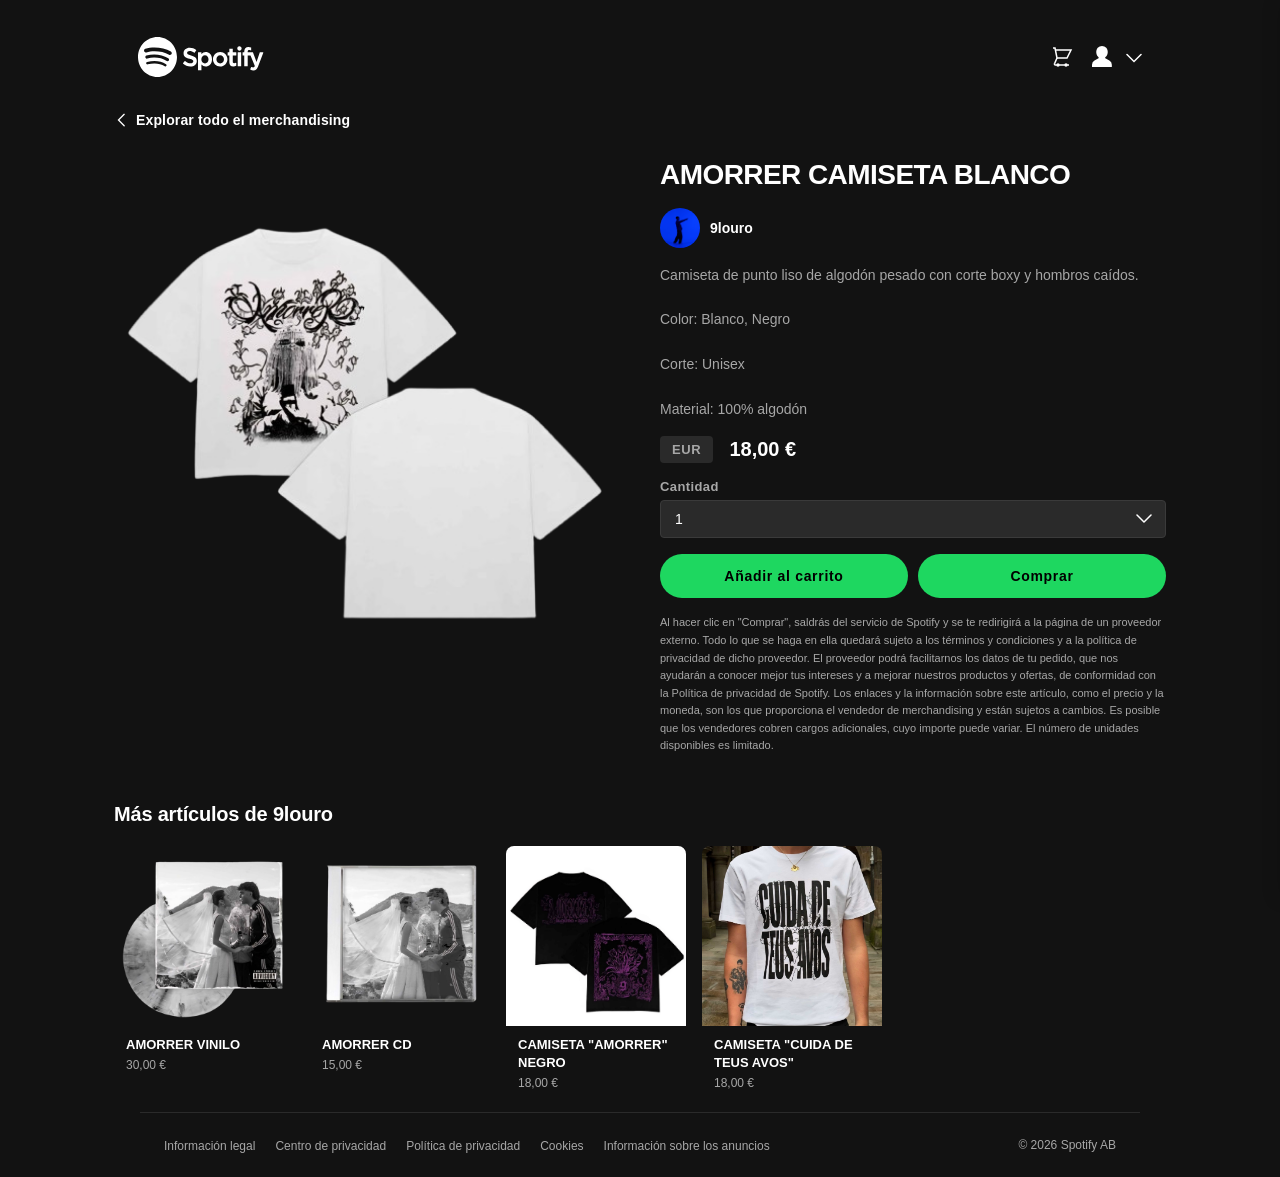
<file: Pages/CamisetaAmorrerBlanco.html>
<!DOCTYPE html>
<html lang="es">
<head>
  <meta charset="UTF-8">
  <meta name="viewport" content="width=device-width, initial-scale=1.0">
  <link rel="icon" href="https://shop.spotify.com/favicon.ico">
  <link rel="stylesheet" href="../CSS/styles.css">
  <link rel="stylesheet" href="../CSS/product-styles.css">
  <title>Spotify - CAMISETA AMORRER BLANCO 9LOURO</title>
</head>
<body>

<!-- CART DRAWER -->
<div class="drawer-backdrop" id="drawerBackdrop" onclick="closeCart()"></div>
<div class="drawer" id="cartDrawer">
  <div class="drawer-header">
    <span class="drawer-title">Tu carrito</span>
    <button class="drawer-close" onclick="closeCart()" aria-label="Cerrar carrito">
      <svg width="24" height="24" viewBox="0 0 24 24" fill="currentColor"><path d="M3.293 3.293a1 1 0 0 1 1.414 0L12 10.586l7.293-7.293a1 1 0 1 1 1.414 1.414L13.414 12l7.293 7.293a1 1 0 0 1-1.414 1.414L12 13.414l-7.293 7.293a1 1 0 0 1-1.414-1.414L10.586 12 3.293 4.707a1 1 0 0 1 0-1.414z"/></svg>
    </button>
  </div>
  <div class="drawer-body">
    <p class="empty-cart-msg">Tu carrito está vacío</p>
    <button class="start-shopping-btn" onclick="closeCart()">Empezar a comprar</button>
  </div>
</div>

<!-- HEADER -->
<header>
  <div class="header-left">
    <a href="../index.html" class="logo" aria-label="Spotify">
      <svg width="130" height="50" viewBox="0 0 78 24" fill="white">
        <path d="M18.616 10.639c-3.77-2.297-9.99-2.509-13.59-1.388a1.077 1.077 0 0 1-1.164-.363 1.14 1.14 0 0 1-.119-1.237c.136-.262.37-.46.648-.548 4.132-1.287 11-1.038 15.342 1.605a1.138 1.138 0 0 1 .099 1.863 1.081 1.081 0 0 1-.813.213c-.142-.02-.28-.07-.403-.145Zm-.124 3.402a.915.915 0 0 1-.563.42.894.894 0 0 1-.69-.112c-3.144-1.983-7.937-2.557-11.657-1.398a.898.898 0 0 1-.971-.303.952.952 0 0 1-.098-1.03.929.929 0 0 1 .54-.458c4.248-1.323 9.53-.682 13.14 1.595a.95.95 0 0 1 .3 1.286Zm-1.43 3.267a.73.73 0 0 1-.45.338.712.712 0 0 1-.553-.089c-2.748-1.722-6.204-2.111-10.276-1.156a.718.718 0 0 1-.758-.298.745.745 0 0 1-.115-.265.757.757 0 0 1 .092-.563.737.737 0 0 1 .457-.333c4.455-1.045 8.277-.595 11.361 1.338a.762.762 0 0 1 .241 1.028ZM11.696 0C5.237 0 0 5.373 0 12c0 6.628 5.236 12 11.697 12 6.46 0 11.698-5.372 11.698-12 0-6.627-5.238-12-11.699-12h.001Zm20.126 11.078c-2.019-.494-2.379-.84-2.379-1.57 0-.688.633-1.151 1.572-1.151.91 0 1.814.352 2.76 1.076a.131.131 0 0 0 .187-.03l.987-1.426a.139.139 0 0 0-.025-.185c-1.127-.928-2.396-1.378-3.88-1.378-2.18 0-3.703 1.342-3.703 3.263 0 2.06 1.315 2.788 3.585 3.352 1.932.457 2.258.84 2.258 1.524 0 .757-.659 1.229-1.72 1.229-1.18 0-2.141-.408-3.216-1.364a.13.13 0 0 0-.188.016l-1.106 1.35a.137.137 0 0 0 .013.188c1.252 1.147 2.79 1.752 4.451 1.752 2.35 0 3.869-1.317 3.869-3.356 0-1.723-1.003-2.676-3.465-3.29Zm10.487 2.31c0 1.454-.874 2.47-2.125 2.47-1.235 0-2.169-1.061-2.169-2.47 0-1.41.933-2.47 2.17-2.47 1.23 0 2.124 1.038 2.124 2.47Zm-1.706-4.354c-1.018 0-1.854.412-2.543 1.256v-.95a.136.136 0 0 0-.038-.095.132.132 0 0 0-.093-.04h-1.81a.131.131 0 0 0-.093.04.136.136 0 0 0-.039.096v10.546c0 .076.06.137.133.137h1.809a.132.132 0 0 0 .093-.041.136.136 0 0 0 .038-.096v-3.329c.69.794 1.525 1.18 2.543 1.18 1.893 0 3.808-1.494 3.808-4.35 0-2.858-1.915-4.354-3.808-4.354Zm8.72 6.839c-1.297 0-2.274-1.068-2.274-2.486 0-1.422.943-2.455 2.244-2.455 1.305 0 2.288 1.069 2.288 2.487 0 1.422-.949 2.454-2.258 2.454Zm0-6.838c-2.438 0-4.347 1.926-4.347 4.383 0 2.432 1.896 4.338 4.317 4.338 2.445 0 4.36-1.92 4.36-4.369 0-2.44-1.901-4.353-4.33-4.353Zm9.535.17h-1.99V7.117a.136.136 0 0 0-.08-.126.13.13 0 0 0-.052-.01h-1.809a.133.133 0 0 0-.093.04.136.136 0 0 0-.038.095v2.087h-.87a.131.131 0 0 0-.122.085.139.139 0 0 0-.01.052v1.595c0 .074.06.135.132.135h.87v4.126c0 1.667.809 2.513 2.404 2.513.648 0 1.186-.138 1.694-.434a.135.135 0 0 0 .067-.117V15.64a.137.137 0 0 0-.063-.115.13.13 0 0 0-.129-.006c-.349.18-.685.263-1.061.263-.58 0-.84-.271-.84-.876V11.07h1.99a.13.13 0 0 0 .094-.04.136.136 0 0 0 .039-.096V9.339a.137.137 0 0 0-.039-.096.132.132 0 0 0-.094-.04v.001Zm6.934.007v-.255c0-.755.281-1.092.914-1.092.376 0 .68.077 1.019.194a.13.13 0 0 0 .118-.02.135.135 0 0 0 .056-.11V6.365a.137.137 0 0 0-.026-.081.133.133 0 0 0-.068-.05 4.852 4.852 0 0 0-1.502-.22c-1.67 0-2.554.965-2.554 2.788v.393h-.87a.132.132 0 0 0-.093.04.136.136 0 0 0-.038.096v1.603c0 .075.059.136.132.136h.87v6.364c0 .075.058.135.131.135h1.809c.072 0 .131-.06.131-.135V11.07h1.69l2.586 6.362c-.294.669-.583.802-.977.802-.319 0-.654-.098-.998-.29a.133.133 0 0 0-.105-.01.135.135 0 0 0-.078.072l-.612 1.38a.137.137 0 0 0 .056.175 3.733 3.733 0 0 0 1.932.508c1.334 0 2.073-.638 2.724-2.355l3.137-8.317a.14.14 0 0 0-.014-.126.131.131 0 0 0-.108-.06h-1.883a.132.132 0 0 0-.126.092l-1.928 5.651L69.006 9.3a.133.133 0 0 0-.124-.088h-3.09v.001Zm-4.02-.008h-1.809a.132.132 0 0 0-.093.041.136.136 0 0 0-.038.096v8.094c0 .075.06.135.132.135h1.809c.072 0 .131-.06.131-.135V9.34a.136.136 0 0 0-.038-.096.133.133 0 0 0-.094-.04Zm-.896-3.685a1.295 1.295 0 0 0-.919.393c-.243.25-.379.586-.377.937a1.342 1.342 0 0 0 .377.938 1.304 1.304 0 0 0 .92.393c.346-.002.677-.143.92-.393s.379-.587.377-.938c0-.735-.581-1.33-1.296-1.33h-.002Z"/>
      </svg>
    </a>
  </div>
  <div class="header-right">
    <button class="icon-btn" onclick="openCart()" aria-label="Abrir carrito">
      <svg width="24" height="24" viewBox="0 0 24 24" fill="currentColor"><path d="M3 3h2l.4 2M7 13h10l4-8H5.4M7 13L5.4 5M7 13l-2.3 5.3A1 1 0 0 0 5.6 20H19m-12 0a1 1 0 1 0 2 0 1 1 0 0 0-2 0Zm8 0a1 1 0 1 0 2 0 1 1 0 0 0-2 0Z" stroke="white" stroke-width="1.5" fill="none"/></svg>
    </button>
    <button class="icon-btn" aria-label="Perfil" onclick="window.location.href='./login.html'">
      <svg width="24" height="24" viewBox="0 0 24 24" fill="currentColor"><path d="M10.165 11.101a2.5 2.5 0 0 1-.67 3.766L5.5 17.173A2.998 2.998 0 0 0 4 19.771v.232h16.001v-.232a3 3 0 0 0-1.5-2.598l-3.995-2.306a2.5 2.5 0 0 1-.67-3.766l.521-.626.002-.002c.8-.955 1.303-1.987 1.375-3.19.041-.706-.088-1.433-.187-1.727a3.717 3.717 0 0 0-.768-1.334 3.767 3.767 0 0 0-5.557 0c-.34.37-.593.82-.768 1.334-.1.294-.228 1.021-.187 1.727.072 1.203.575 2.235 1.375 3.19l.002.002.521.626z"/><path d="M15.727 11.758l-.52.624a.5.5 0 0 0 .134.753l3.995 2.306a5 5 0 0 1 2.5 4.33v2.232H2V19.77a5 5 0 0 1 2.5-4.33l3.995-2.306a.5.5 0 0 0 .134-.753l-.518-.622-.002-.002c-1-1.192-1.735-2.62-1.838-4.356-.056-.947.101-1.935.29-2.49A5.713 5.713 0 0 1 7.748 2.87a5.768 5.768 0 0 1 8.505 0 5.713 5.713 0 0 1 1.187 2.043c.189.554.346 1.542.29 2.489-.103 1.736-.838 3.163-1.837 4.355m-.001.001z"/></svg>
    </button>
    <svg width="16" height="16" viewBox="0 0 16 16" fill="white"><path d="M.47 4.97a.75.75 0 0 1 1.06 0L8 11.44l6.47-6.47a.75.75 0 1 1 1.06 1.06L8 13.56.47 6.03a.75.75 0 0 1 0-1.06z"/></svg>
  </div>
</header>

<a href="../index.html" class="nav-back">
    <svg width="16" height="16" viewBox="0 0 24 24" fill="currentColor"><path d="M15.957 2.793a1 1 0 0 1 0 1.414L8.164 12l7.793 7.793a1 1 0 1 1-1.414 1.414L5.336 12l9.207-9.207a1 1 0 0 1 1.414 0z"/></svg>
    Explorar todo el merchandising
</a>

<!-- MAIN -->
<main class="product-page">
  <div class="product-layout">

    <!-- GALLERY -->
    <div class="gallery">
      <div class="gallery-main">
        <img id="mainImg"
          src="../Media/camiseta blanca no back.png"
          alt="9louro camiseta blanca">
      </div>
    </div>

    <!-- PRODUCT INFO -->
    <div class="product-info">
      <h1 class="product-title">AMORRER CAMISETA BLANCO</h1>

      <div class="artist-row">
        <img src="../Media/artist photo.png"
             alt="9louro" class="artist-avatar">
        <a href="../index.html" class="artist-name">9louro</a>
      </div>

      <div class="product-desc">
        <p>Camiseta de punto liso de algodón pesado con corte boxy y hombros caídos. 

        <br><br>Color: Blanco, Negro

        <br><br>Corte: Unisex

        <br><br>Material: 100% algodón</p>
    </div>

      <div class="price-row">
        <span class="currency-badge">EUR</span>
        <span class="price">18,00 €</span>
      </div>

      <div>
        <label class="qty-label" for="qty">Cantidad</label>
        <div class="select-wrapper">
          <select id="qty">
            <option value="1" selected>1</option>
            <option value="2">2</option>
            <option value="3">3</option>
            <option value="4">4</option>
          </select>
          <span class="select-arrow">
            <svg width="16" height="16" viewBox="0 0 16 16" fill="currentColor"><path d="M.47 4.97a.75.75 0 0 1 1.06 0L8 11.44l6.47-6.47a.75.75 0 1 1 1.06 1.06L8 13.56.47 6.03a.75.75 0 0 1 0-1.06z"/></svg>
          </span>
        </div>
      </div>

      <div class="btn-row">
        <button class="btn btn-primary" onclick="addToCart()">Añadir al carrito</button>
        <button class="btn btn-secondary" onclick="buyNow()">Comprar</button>
      </div>

      <p class="disclaimer">
        Al hacer clic en "Comprar", saldrás del servicio de Spotify y se te redirigirá a la página de un proveedor externo. Todo lo que se haga en ella quedará sujeto a los términos y condiciones y a la política de privacidad de dicho proveedor. El proveedor podrá facilitarnos los datos de tu pedido, que nos ayudarán a conocer mejor tus intereses y a mejorar nuestros productos y ofertas, de conformidad con la Política de privacidad de Spotify. Los enlaces y la información sobre este artículo, como el precio y la moneda, son los que proporciona el vendedor de merchandising y están sujetos a cambios. Es posible que los vendedores cobren cargos adicionales, cuyo importe puede variar. El número de unidades disponibles es limitado.
      </p>
    </div>
  </div>

  <!-- RECOMMENDATIONS -->
  <section class="recs-section">
    <h3 class="recs-title">Más artículos de 9louro</h3>
    <div class="recs-grid" id="recsGrid"></div>
  </section>
</main>

<!-- FOOTER -->
<footer>
  <nav>
    <ul class="footer-links">
      <li><a href="https://www.spotify.com/legal/" target="_blank">Información legal</a></li>
      <li><a href="https://www.spotify.com/privacy/" target="_blank">Centro de privacidad</a></li>
      <li><a href="https://www.spotify.com/legal/privacy-policy/" target="_blank">Política de privacidad</a></li>
      <li><a href="https://www.spotify.com/legal/cookies-policy/" target="_blank">Cookies</a></li>
      <li><a href="https://www.spotify.com/legal/privacy-policy/#s3" target="_blank">Información sobre los anuncios</a></li>
    </ul>
  </nav>
  <small class="copyright">© 2026 Spotify AB</small>
</footer>

<script>

  // ── Recommendations ───────────────────────────────────────────────────────
  const recs = [
    { name: 'AMORRER VINILO', price: '30,00 €', img: '../Media/vinilo alante no back.png', ref: './AmorrerVinilo.html' },
    { name: 'AMORRER CD', price: '15,00 €', img: '../Media/disco alante no back.png', ref: './AmorrerCD.html' },
    { name: 'CAMISETA "AMORRER" NEGRO',   price: '18,00 €', img: '../Media/camiseta negra.jpg', ref: './CamisetaAmorrerNegro.html' },
    { name: 'CAMISETA "CUIDA DE TEUS AVOS"',    price: '18,00 €', img: '../Media/camiseta 3_1.jpg', ref: './CamisetaCuidaDeTeusAvos.html' },
  ];

  const grid = document.getElementById('recsGrid');
  recs.forEach(r => {
    grid.innerHTML += `
      <a href="${r.ref}" class="rec-card">
        <img src="${r.img}" alt="${r.name}" class="rec-img">
        <div class="rec-info">
          <p class="rec-name">${r.name}</p>
          <p class="rec-price">${r.price}</p>
        </div>
      </a>`;
  });

  // ── Cart ──────────────────────────────────────────────────────────────────
  function openCart() {
    document.getElementById('cartDrawer').classList.add('open');
    document.getElementById('drawerBackdrop').classList.add('open');
  }

  function closeCart() {
    document.getElementById('cartDrawer').classList.remove('open');
    document.getElementById('drawerBackdrop').classList.remove('open');
  }

  function addToCart() {
    openCart();
  }

  function buyNow() {
    alert('Serías redirigido a la página del vendedor externo.');
  }
</script>
<script src="../JS/script.js"></script>
</body>
</html>
</file>
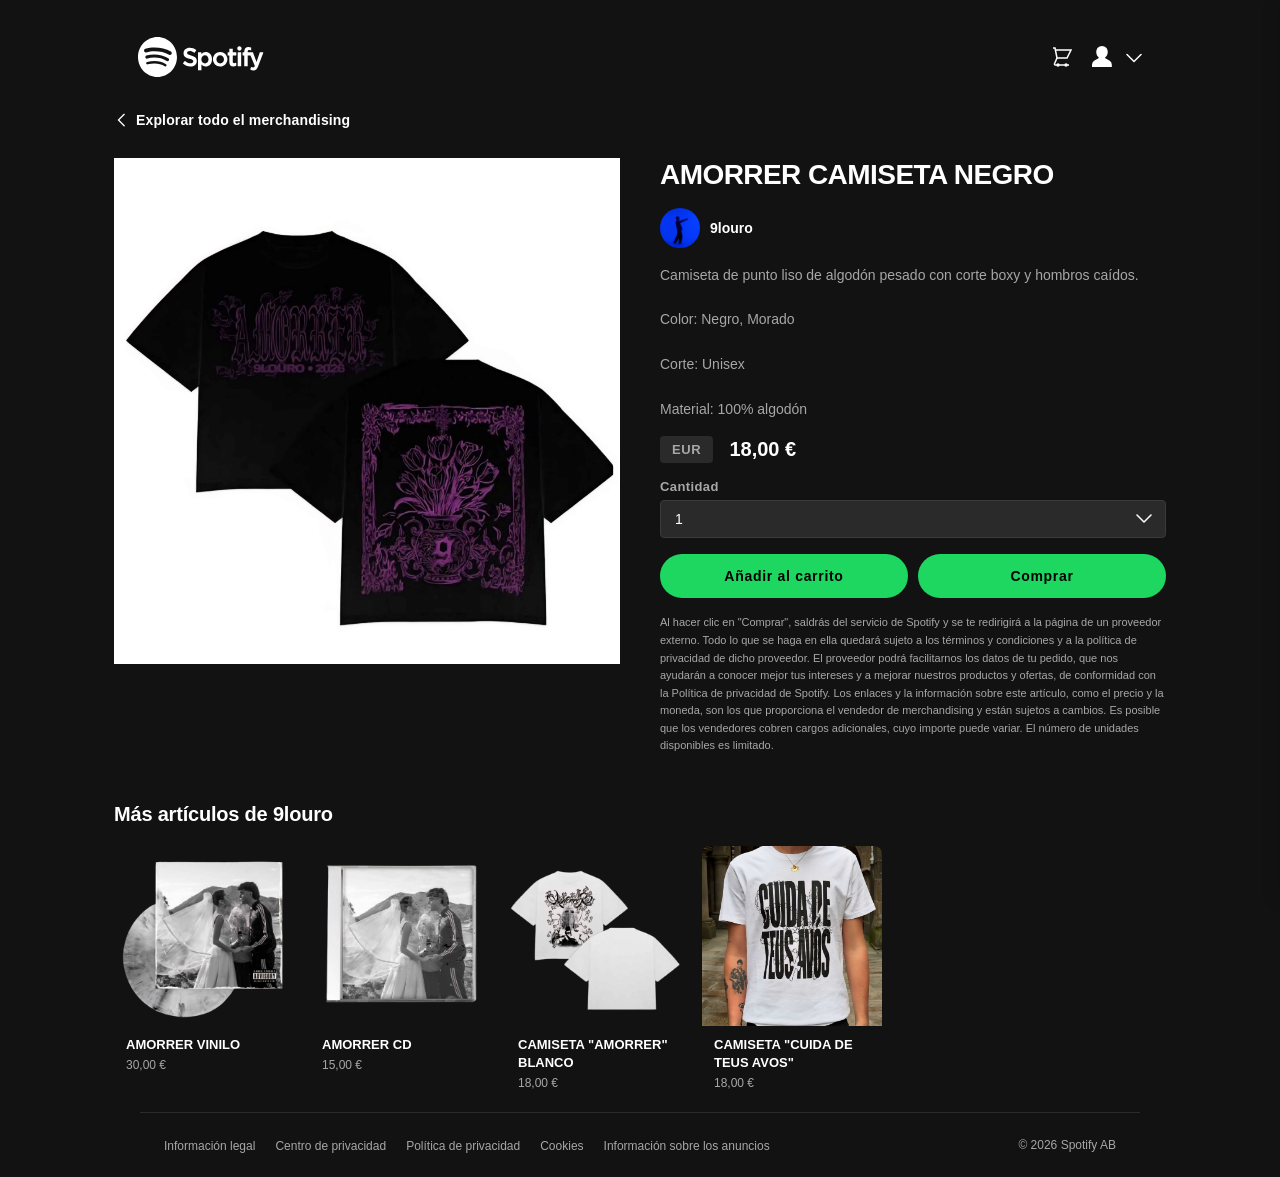
<file: Pages/CamisetaAmorrerNegro.html>
<!DOCTYPE html>
<html lang="es">
<head>
  <meta charset="UTF-8">
  <meta name="viewport" content="width=device-width, initial-scale=1.0">
  <link rel="icon" href="https://shop.spotify.com/favicon.ico">
  <link rel="stylesheet" href="../CSS/styles.css">
  <link rel="stylesheet" href="../CSS/product-styles.css">
  <title>Spotify - CAMISETA AMORRER NEGRO 9LOURO</title>
</head>
<body>

<!-- CART DRAWER -->
<div class="drawer-backdrop" id="drawerBackdrop" onclick="closeCart()"></div>
<div class="drawer" id="cartDrawer">
  <div class="drawer-header">
    <span class="drawer-title">Tu carrito</span>
    <button class="drawer-close" onclick="closeCart()" aria-label="Cerrar carrito">
      <svg width="24" height="24" viewBox="0 0 24 24" fill="currentColor"><path d="M3.293 3.293a1 1 0 0 1 1.414 0L12 10.586l7.293-7.293a1 1 0 1 1 1.414 1.414L13.414 12l7.293 7.293a1 1 0 0 1-1.414 1.414L12 13.414l-7.293 7.293a1 1 0 0 1-1.414-1.414L10.586 12 3.293 4.707a1 1 0 0 1 0-1.414z"/></svg>
    </button>
  </div>
  <div class="drawer-body">
    <p class="empty-cart-msg">Tu carrito está vacío</p>
    <button class="start-shopping-btn" onclick="closeCart()">Empezar a comprar</button>
  </div>
</div>

<!-- HEADER -->
<header>
  <div class="header-left">
    <a href="../index.html" class="logo" aria-label="Spotify">
      <svg width="130" height="50" viewBox="0 0 78 24" fill="white">
        <path d="M18.616 10.639c-3.77-2.297-9.99-2.509-13.59-1.388a1.077 1.077 0 0 1-1.164-.363 1.14 1.14 0 0 1-.119-1.237c.136-.262.37-.46.648-.548 4.132-1.287 11-1.038 15.342 1.605a1.138 1.138 0 0 1 .099 1.863 1.081 1.081 0 0 1-.813.213c-.142-.02-.28-.07-.403-.145Zm-.124 3.402a.915.915 0 0 1-.563.42.894.894 0 0 1-.69-.112c-3.144-1.983-7.937-2.557-11.657-1.398a.898.898 0 0 1-.971-.303.952.952 0 0 1-.098-1.03.929.929 0 0 1 .54-.458c4.248-1.323 9.53-.682 13.14 1.595a.95.95 0 0 1 .3 1.286Zm-1.43 3.267a.73.73 0 0 1-.45.338.712.712 0 0 1-.553-.089c-2.748-1.722-6.204-2.111-10.276-1.156a.718.718 0 0 1-.758-.298.745.745 0 0 1-.115-.265.757.757 0 0 1 .092-.563.737.737 0 0 1 .457-.333c4.455-1.045 8.277-.595 11.361 1.338a.762.762 0 0 1 .241 1.028ZM11.696 0C5.237 0 0 5.373 0 12c0 6.628 5.236 12 11.697 12 6.46 0 11.698-5.372 11.698-12 0-6.627-5.238-12-11.699-12h.001Zm20.126 11.078c-2.019-.494-2.379-.84-2.379-1.57 0-.688.633-1.151 1.572-1.151.91 0 1.814.352 2.76 1.076a.131.131 0 0 0 .187-.03l.987-1.426a.139.139 0 0 0-.025-.185c-1.127-.928-2.396-1.378-3.88-1.378-2.18 0-3.703 1.342-3.703 3.263 0 2.06 1.315 2.788 3.585 3.352 1.932.457 2.258.84 2.258 1.524 0 .757-.659 1.229-1.72 1.229-1.18 0-2.141-.408-3.216-1.364a.13.13 0 0 0-.188.016l-1.106 1.35a.137.137 0 0 0 .013.188c1.252 1.147 2.79 1.752 4.451 1.752 2.35 0 3.869-1.317 3.869-3.356 0-1.723-1.003-2.676-3.465-3.29Zm10.487 2.31c0 1.454-.874 2.47-2.125 2.47-1.235 0-2.169-1.061-2.169-2.47 0-1.41.933-2.47 2.17-2.47 1.23 0 2.124 1.038 2.124 2.47Zm-1.706-4.354c-1.018 0-1.854.412-2.543 1.256v-.95a.136.136 0 0 0-.038-.095.132.132 0 0 0-.093-.04h-1.81a.131.131 0 0 0-.093.04.136.136 0 0 0-.039.096v10.546c0 .076.06.137.133.137h1.809a.132.132 0 0 0 .093-.041.136.136 0 0 0 .038-.096v-3.329c.69.794 1.525 1.18 2.543 1.18 1.893 0 3.808-1.494 3.808-4.35 0-2.858-1.915-4.354-3.808-4.354Zm8.72 6.839c-1.297 0-2.274-1.068-2.274-2.486 0-1.422.943-2.455 2.244-2.455 1.305 0 2.288 1.069 2.288 2.487 0 1.422-.949 2.454-2.258 2.454Zm0-6.838c-2.438 0-4.347 1.926-4.347 4.383 0 2.432 1.896 4.338 4.317 4.338 2.445 0 4.36-1.92 4.36-4.369 0-2.44-1.901-4.353-4.33-4.353Zm9.535.17h-1.99V7.117a.136.136 0 0 0-.08-.126.13.13 0 0 0-.052-.01h-1.809a.133.133 0 0 0-.093.04.136.136 0 0 0-.038.095v2.087h-.87a.131.131 0 0 0-.122.085.139.139 0 0 0-.01.052v1.595c0 .074.06.135.132.135h.87v4.126c0 1.667.809 2.513 2.404 2.513.648 0 1.186-.138 1.694-.434a.135.135 0 0 0 .067-.117V15.64a.137.137 0 0 0-.063-.115.13.13 0 0 0-.129-.006c-.349.18-.685.263-1.061.263-.58 0-.84-.271-.84-.876V11.07h1.99a.13.13 0 0 0 .094-.04.136.136 0 0 0 .039-.096V9.339a.137.137 0 0 0-.039-.096.132.132 0 0 0-.094-.04v.001Zm6.934.007v-.255c0-.755.281-1.092.914-1.092.376 0 .68.077 1.019.194a.13.13 0 0 0 .118-.02.135.135 0 0 0 .056-.11V6.365a.137.137 0 0 0-.026-.081.133.133 0 0 0-.068-.05 4.852 4.852 0 0 0-1.502-.22c-1.67 0-2.554.965-2.554 2.788v.393h-.87a.132.132 0 0 0-.093.04.136.136 0 0 0-.038.096v1.603c0 .075.059.136.132.136h.87v6.364c0 .075.058.135.131.135h1.809c.072 0 .131-.06.131-.135V11.07h1.69l2.586 6.362c-.294.669-.583.802-.977.802-.319 0-.654-.098-.998-.29a.133.133 0 0 0-.105-.01.135.135 0 0 0-.078.072l-.612 1.38a.137.137 0 0 0 .056.175 3.733 3.733 0 0 0 1.932.508c1.334 0 2.073-.638 2.724-2.355l3.137-8.317a.14.14 0 0 0-.014-.126.131.131 0 0 0-.108-.06h-1.883a.132.132 0 0 0-.126.092l-1.928 5.651L69.006 9.3a.133.133 0 0 0-.124-.088h-3.09v.001Zm-4.02-.008h-1.809a.132.132 0 0 0-.093.041.136.136 0 0 0-.038.096v8.094c0 .075.06.135.132.135h1.809c.072 0 .131-.06.131-.135V9.34a.136.136 0 0 0-.038-.096.133.133 0 0 0-.094-.04Zm-.896-3.685a1.295 1.295 0 0 0-.919.393c-.243.25-.379.586-.377.937a1.342 1.342 0 0 0 .377.938 1.304 1.304 0 0 0 .92.393c.346-.002.677-.143.92-.393s.379-.587.377-.938c0-.735-.581-1.33-1.296-1.33h-.002Z"/>
      </svg>
    </a>
  </div>
  <div class="header-right">
    <button class="icon-btn" onclick="openCart()" aria-label="Abrir carrito">
      <svg width="24" height="24" viewBox="0 0 24 24" fill="currentColor"><path d="M3 3h2l.4 2M7 13h10l4-8H5.4M7 13L5.4 5M7 13l-2.3 5.3A1 1 0 0 0 5.6 20H19m-12 0a1 1 0 1 0 2 0 1 1 0 0 0-2 0Zm8 0a1 1 0 1 0 2 0 1 1 0 0 0-2 0Z" stroke="white" stroke-width="1.5" fill="none"/></svg>
    </button>
    <button class="icon-btn" aria-label="Perfil" onclick="window.location.href='./login.html'">
      <svg width="24" height="24" viewBox="0 0 24 24" fill="currentColor"><path d="M10.165 11.101a2.5 2.5 0 0 1-.67 3.766L5.5 17.173A2.998 2.998 0 0 0 4 19.771v.232h16.001v-.232a3 3 0 0 0-1.5-2.598l-3.995-2.306a2.5 2.5 0 0 1-.67-3.766l.521-.626.002-.002c.8-.955 1.303-1.987 1.375-3.19.041-.706-.088-1.433-.187-1.727a3.717 3.717 0 0 0-.768-1.334 3.767 3.767 0 0 0-5.557 0c-.34.37-.593.82-.768 1.334-.1.294-.228 1.021-.187 1.727.072 1.203.575 2.235 1.375 3.19l.002.002.521.626z"/><path d="M15.727 11.758l-.52.624a.5.5 0 0 0 .134.753l3.995 2.306a5 5 0 0 1 2.5 4.33v2.232H2V19.77a5 5 0 0 1 2.5-4.33l3.995-2.306a.5.5 0 0 0 .134-.753l-.518-.622-.002-.002c-1-1.192-1.735-2.62-1.838-4.356-.056-.947.101-1.935.29-2.49A5.713 5.713 0 0 1 7.748 2.87a5.768 5.768 0 0 1 8.505 0 5.713 5.713 0 0 1 1.187 2.043c.189.554.346 1.542.29 2.489-.103 1.736-.838 3.163-1.837 4.355m-.001.001z"/></svg>
    </button>
    <svg width="16" height="16" viewBox="0 0 16 16" fill="white"><path d="M.47 4.97a.75.75 0 0 1 1.06 0L8 11.44l6.47-6.47a.75.75 0 1 1 1.06 1.06L8 13.56.47 6.03a.75.75 0 0 1 0-1.06z"/></svg>
  </div>
</header>

<a href="../index.html" class="nav-back">
    <svg width="16" height="16" viewBox="0 0 24 24" fill="currentColor"><path d="M15.957 2.793a1 1 0 0 1 0 1.414L8.164 12l7.793 7.793a1 1 0 1 1-1.414 1.414L5.336 12l9.207-9.207a1 1 0 0 1 1.414 0z"/></svg>
    Explorar todo el merchandising
</a>

<!-- MAIN -->
<main class="product-page">
  <div class="product-layout">

    <!-- GALLERY -->
    <div class="gallery">
      <div class="gallery-main">
        <img id="mainImg"
          src="../Media/camiseta negra.jpg"
          alt="9louro camiseta negra">
      </div>
    </div>

    <!-- PRODUCT INFO -->
    <div class="product-info">
      <h1 class="product-title">AMORRER CAMISETA NEGRO</h1>

      <div class="artist-row">
        <img src="../Media/artist photo.png"
             alt="9louro" class="artist-avatar">
        <a href="../index.html" class="artist-name">9louro</a>
      </div>

      <div class="product-desc">
        <p>Camiseta de punto liso de algodón pesado con corte boxy y hombros caídos. 

        <br><br>Color: Negro, Morado

        <br><br>Corte: Unisex

        <br><br>Material: 100% algodón</p>
    </div>

      <div class="price-row">
        <span class="currency-badge">EUR</span>
        <span class="price">18,00 €</span>
      </div>

      <div>
        <label class="qty-label" for="qty">Cantidad</label>
        <div class="select-wrapper">
          <select id="qty">
            <option value="1" selected>1</option>
            <option value="2">2</option>
            <option value="3">3</option>
            <option value="4">4</option>
          </select>
          <span class="select-arrow">
            <svg width="16" height="16" viewBox="0 0 16 16" fill="currentColor"><path d="M.47 4.97a.75.75 0 0 1 1.06 0L8 11.44l6.47-6.47a.75.75 0 1 1 1.06 1.06L8 13.56.47 6.03a.75.75 0 0 1 0-1.06z"/></svg>
          </span>
        </div>
      </div>

      <div class="btn-row">
        <button class="btn btn-primary" onclick="addToCart()">Añadir al carrito</button>
        <button class="btn btn-secondary" onclick="buyNow()">Comprar</button>
      </div>

      <p class="disclaimer">
        Al hacer clic en "Comprar", saldrás del servicio de Spotify y se te redirigirá a la página de un proveedor externo. Todo lo que se haga en ella quedará sujeto a los términos y condiciones y a la política de privacidad de dicho proveedor. El proveedor podrá facilitarnos los datos de tu pedido, que nos ayudarán a conocer mejor tus intereses y a mejorar nuestros productos y ofertas, de conformidad con la Política de privacidad de Spotify. Los enlaces y la información sobre este artículo, como el precio y la moneda, son los que proporciona el vendedor de merchandising y están sujetos a cambios. Es posible que los vendedores cobren cargos adicionales, cuyo importe puede variar. El número de unidades disponibles es limitado.
      </p>
    </div>
  </div>

  <!-- RECOMMENDATIONS -->
  <section class="recs-section">
    <h3 class="recs-title">Más artículos de 9louro</h3>
    <div class="recs-grid" id="recsGrid"></div>
  </section>
</main>

<!-- FOOTER -->
<footer>
  <nav>
    <ul class="footer-links">
      <li><a href="https://www.spotify.com/legal/" target="_blank">Información legal</a></li>
      <li><a href="https://www.spotify.com/privacy/" target="_blank">Centro de privacidad</a></li>
      <li><a href="https://www.spotify.com/legal/privacy-policy/" target="_blank">Política de privacidad</a></li>
      <li><a href="https://www.spotify.com/legal/cookies-policy/" target="_blank">Cookies</a></li>
      <li><a href="https://www.spotify.com/legal/privacy-policy/#s3" target="_blank">Información sobre los anuncios</a></li>
    </ul>
  </nav>
  <small class="copyright">© 2026 Spotify AB</small>
</footer>

<script>

  // ── Recommendations ───────────────────────────────────────────────────────
  const recs = [
    { name: 'AMORRER VINILO', price: '30,00 €', img: '../Media/vinilo alante no back.png', ref: './AmorrerVinilo.html' },
    { name: 'AMORRER CD', price: '15,00 €', img: '../Media/disco alante no back.png', ref: './AmorrerCD.html' },
    { name: 'CAMISETA "AMORRER" BLANCO',   price: '18,00 €', img: '../Media/camiseta blanca no back.png', ref: './CamisetaAmorrerBlanco.html' },
    { name: 'CAMISETA "CUIDA DE TEUS AVOS"',    price: '18,00 €', img: '../Media/camiseta 3_1.jpg', ref: './CamisetaCuidaDeTeusAvos.html' },
  ];

  const grid = document.getElementById('recsGrid');
  recs.forEach(r => {
    grid.innerHTML += `
      <a href="${r.ref}" class="rec-card">
        <img src="${r.img}" alt="${r.name}" class="rec-img">
        <div class="rec-info">
          <p class="rec-name">${r.name}</p>
          <p class="rec-price">${r.price}</p>
        </div>
      </a>`;
  });

  // ── Cart ──────────────────────────────────────────────────────────────────
  function openCart() {
    document.getElementById('cartDrawer').classList.add('open');
    document.getElementById('drawerBackdrop').classList.add('open');
  }

  function closeCart() {
    document.getElementById('cartDrawer').classList.remove('open');
    document.getElementById('drawerBackdrop').classList.remove('open');
  }

  function addToCart() {
    openCart();
  }

  function buyNow() {
    alert('Serías redirigido a la página del vendedor externo.');
  }
</script>
<script src="../JS/script.js"></script>
</body>
</html>
</file>
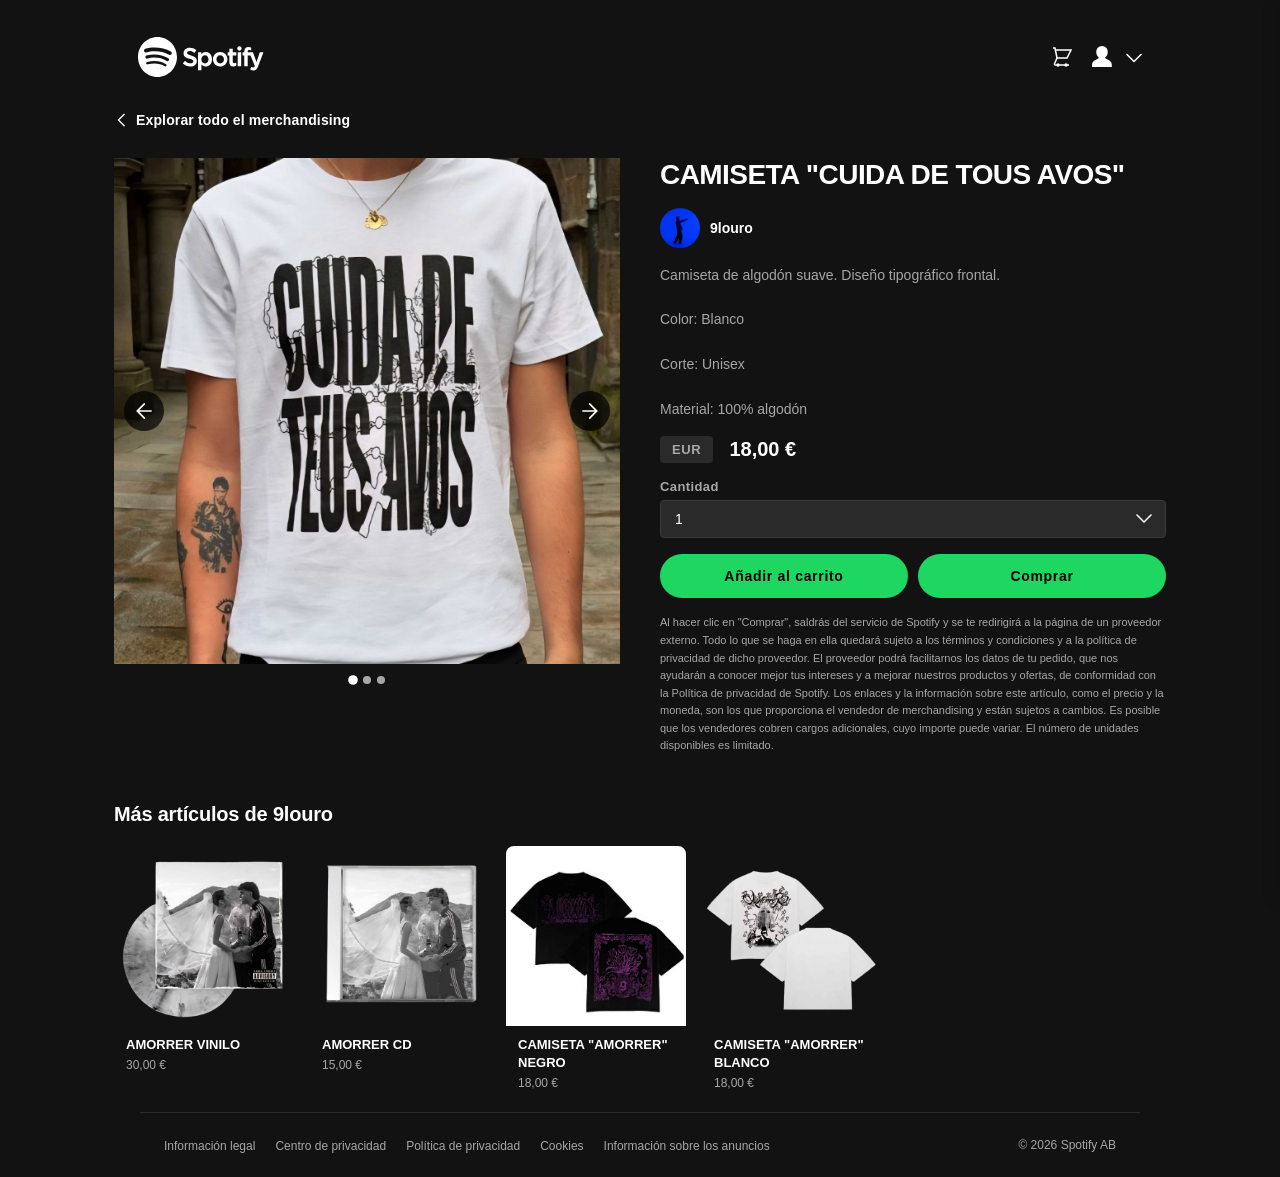
<file: Pages/CamisetaCuidaDeTeusAvos.html>
<!DOCTYPE html>
<html lang="es">
<head>
  <meta charset="UTF-8">
  <meta name="viewport" content="width=device-width, initial-scale=1.0">
  <link rel="icon" href="https://shop.spotify.com/favicon.ico">
  <link rel="stylesheet" href="../CSS/styles.css">
  <link rel="stylesheet" href="../CSS/product-styles.css">
  <title>Spotify - CAMISETA CUIDA DE TUS AVOS 9LOURO</title>
</head>
<body>

<!-- CART DRAWER -->
<div class="drawer-backdrop" id="drawerBackdrop" onclick="closeCart()"></div>
<div class="drawer" id="cartDrawer">
  <div class="drawer-header">
    <span class="drawer-title">Tu carrito</span>
    <button class="drawer-close" onclick="closeCart()" aria-label="Cerrar carrito">
      <svg width="24" height="24" viewBox="0 0 24 24" fill="currentColor"><path d="M3.293 3.293a1 1 0 0 1 1.414 0L12 10.586l7.293-7.293a1 1 0 1 1 1.414 1.414L13.414 12l7.293 7.293a1 1 0 0 1-1.414 1.414L12 13.414l-7.293 7.293a1 1 0 0 1-1.414-1.414L10.586 12 3.293 4.707a1 1 0 0 1 0-1.414z"/></svg>
    </button>
  </div>
  <div class="drawer-body">
    <p class="empty-cart-msg">Tu carrito está vacío</p>
    <button class="start-shopping-btn" onclick="closeCart()">Empezar a comprar</button>
  </div>
</div>

<!-- HEADER -->
<header>
  <div class="header-left">
    <a href="../index.html" class="logo" aria-label="Spotify">
      <svg width="130" height="50" viewBox="0 0 78 24" fill="white">
        <path d="M18.616 10.639c-3.77-2.297-9.99-2.509-13.59-1.388a1.077 1.077 0 0 1-1.164-.363 1.14 1.14 0 0 1-.119-1.237c.136-.262.37-.46.648-.548 4.132-1.287 11-1.038 15.342 1.605a1.138 1.138 0 0 1 .099 1.863 1.081 1.081 0 0 1-.813.213c-.142-.02-.28-.07-.403-.145Zm-.124 3.402a.915.915 0 0 1-.563.42.894.894 0 0 1-.69-.112c-3.144-1.983-7.937-2.557-11.657-1.398a.898.898 0 0 1-.971-.303.952.952 0 0 1-.098-1.03.929.929 0 0 1 .54-.458c4.248-1.323 9.53-.682 13.14 1.595a.95.95 0 0 1 .3 1.286Zm-1.43 3.267a.73.73 0 0 1-.45.338.712.712 0 0 1-.553-.089c-2.748-1.722-6.204-2.111-10.276-1.156a.718.718 0 0 1-.758-.298.745.745 0 0 1-.115-.265.757.757 0 0 1 .092-.563.737.737 0 0 1 .457-.333c4.455-1.045 8.277-.595 11.361 1.338a.762.762 0 0 1 .241 1.028ZM11.696 0C5.237 0 0 5.373 0 12c0 6.628 5.236 12 11.697 12 6.46 0 11.698-5.372 11.698-12 0-6.627-5.238-12-11.699-12h.001Zm20.126 11.078c-2.019-.494-2.379-.84-2.379-1.57 0-.688.633-1.151 1.572-1.151.91 0 1.814.352 2.76 1.076a.131.131 0 0 0 .187-.03l.987-1.426a.139.139 0 0 0-.025-.185c-1.127-.928-2.396-1.378-3.88-1.378-2.18 0-3.703 1.342-3.703 3.263 0 2.06 1.315 2.788 3.585 3.352 1.932.457 2.258.84 2.258 1.524 0 .757-.659 1.229-1.72 1.229-1.18 0-2.141-.408-3.216-1.364a.13.13 0 0 0-.188.016l-1.106 1.35a.137.137 0 0 0 .013.188c1.252 1.147 2.79 1.752 4.451 1.752 2.35 0 3.869-1.317 3.869-3.356 0-1.723-1.003-2.676-3.465-3.29Zm10.487 2.31c0 1.454-.874 2.47-2.125 2.47-1.235 0-2.169-1.061-2.169-2.47 0-1.41.933-2.47 2.17-2.47 1.23 0 2.124 1.038 2.124 2.47Zm-1.706-4.354c-1.018 0-1.854.412-2.543 1.256v-.95a.136.136 0 0 0-.038-.095.132.132 0 0 0-.093-.04h-1.81a.131.131 0 0 0-.093.04.136.136 0 0 0-.039.096v10.546c0 .076.06.137.133.137h1.809a.132.132 0 0 0 .093-.041.136.136 0 0 0 .038-.096v-3.329c.69.794 1.525 1.18 2.543 1.18 1.893 0 3.808-1.494 3.808-4.35 0-2.858-1.915-4.354-3.808-4.354Zm8.72 6.839c-1.297 0-2.274-1.068-2.274-2.486 0-1.422.943-2.455 2.244-2.455 1.305 0 2.288 1.069 2.288 2.487 0 1.422-.949 2.454-2.258 2.454Zm0-6.838c-2.438 0-4.347 1.926-4.347 4.383 0 2.432 1.896 4.338 4.317 4.338 2.445 0 4.36-1.92 4.36-4.369 0-2.44-1.901-4.353-4.33-4.353Zm9.535.17h-1.99V7.117a.136.136 0 0 0-.08-.126.13.13 0 0 0-.052-.01h-1.809a.133.133 0 0 0-.093.04.136.136 0 0 0-.038.095v2.087h-.87a.131.131 0 0 0-.122.085.139.139 0 0 0-.01.052v1.595c0 .074.06.135.132.135h.87v4.126c0 1.667.809 2.513 2.404 2.513.648 0 1.186-.138 1.694-.434a.135.135 0 0 0 .067-.117V15.64a.137.137 0 0 0-.063-.115.13.13 0 0 0-.129-.006c-.349.18-.685.263-1.061.263-.58 0-.84-.271-.84-.876V11.07h1.99a.13.13 0 0 0 .094-.04.136.136 0 0 0 .039-.096V9.339a.137.137 0 0 0-.039-.096.132.132 0 0 0-.094-.04v.001Zm6.934.007v-.255c0-.755.281-1.092.914-1.092.376 0 .68.077 1.019.194a.13.13 0 0 0 .118-.02.135.135 0 0 0 .056-.11V6.365a.137.137 0 0 0-.026-.081.133.133 0 0 0-.068-.05 4.852 4.852 0 0 0-1.502-.22c-1.67 0-2.554.965-2.554 2.788v.393h-.87a.132.132 0 0 0-.093.04.136.136 0 0 0-.038.096v1.603c0 .075.059.136.132.136h.87v6.364c0 .075.058.135.131.135h1.809c.072 0 .131-.06.131-.135V11.07h1.69l2.586 6.362c-.294.669-.583.802-.977.802-.319 0-.654-.098-.998-.29a.133.133 0 0 0-.105-.01.135.135 0 0 0-.078.072l-.612 1.38a.137.137 0 0 0 .056.175 3.733 3.733 0 0 0 1.932.508c1.334 0 2.073-.638 2.724-2.355l3.137-8.317a.14.14 0 0 0-.014-.126.131.131 0 0 0-.108-.06h-1.883a.132.132 0 0 0-.126.092l-1.928 5.651L69.006 9.3a.133.133 0 0 0-.124-.088h-3.09v.001Zm-4.02-.008h-1.809a.132.132 0 0 0-.093.041.136.136 0 0 0-.038.096v8.094c0 .075.06.135.132.135h1.809c.072 0 .131-.06.131-.135V9.34a.136.136 0 0 0-.038-.096.133.133 0 0 0-.094-.04Zm-.896-3.685a1.295 1.295 0 0 0-.919.393c-.243.25-.379.586-.377.937a1.342 1.342 0 0 0 .377.938 1.304 1.304 0 0 0 .92.393c.346-.002.677-.143.92-.393s.379-.587.377-.938c0-.735-.581-1.33-1.296-1.33h-.002Z"/>
      </svg>
    </a>
  </div>
  <div class="header-right">
    <button class="icon-btn" onclick="openCart()" aria-label="Abrir carrito">
      <svg width="24" height="24" viewBox="0 0 24 24" fill="currentColor"><path d="M3 3h2l.4 2M7 13h10l4-8H5.4M7 13L5.4 5M7 13l-2.3 5.3A1 1 0 0 0 5.6 20H19m-12 0a1 1 0 1 0 2 0 1 1 0 0 0-2 0Zm8 0a1 1 0 1 0 2 0 1 1 0 0 0-2 0Z" stroke="white" stroke-width="1.5" fill="none"/></svg>
    </button>
    <button class="icon-btn" aria-label="Perfil" onclick="window.location.href='./login.html'">
      <svg width="24" height="24" viewBox="0 0 24 24" fill="currentColor"><path d="M10.165 11.101a2.5 2.5 0 0 1-.67 3.766L5.5 17.173A2.998 2.998 0 0 0 4 19.771v.232h16.001v-.232a3 3 0 0 0-1.5-2.598l-3.995-2.306a2.5 2.5 0 0 1-.67-3.766l.521-.626.002-.002c.8-.955 1.303-1.987 1.375-3.19.041-.706-.088-1.433-.187-1.727a3.717 3.717 0 0 0-.768-1.334 3.767 3.767 0 0 0-5.557 0c-.34.37-.593.82-.768 1.334-.1.294-.228 1.021-.187 1.727.072 1.203.575 2.235 1.375 3.19l.002.002.521.626z"/><path d="M15.727 11.758l-.52.624a.5.5 0 0 0 .134.753l3.995 2.306a5 5 0 0 1 2.5 4.33v2.232H2V19.77a5 5 0 0 1 2.5-4.33l3.995-2.306a.5.5 0 0 0 .134-.753l-.518-.622-.002-.002c-1-1.192-1.735-2.62-1.838-4.356-.056-.947.101-1.935.29-2.49A5.713 5.713 0 0 1 7.748 2.87a5.768 5.768 0 0 1 8.505 0 5.713 5.713 0 0 1 1.187 2.043c.189.554.346 1.542.29 2.489-.103 1.736-.838 3.163-1.837 4.355m-.001.001z"/></svg>
    </button>
    <svg width="16" height="16" viewBox="0 0 16 16" fill="white"><path d="M.47 4.97a.75.75 0 0 1 1.06 0L8 11.44l6.47-6.47a.75.75 0 1 1 1.06 1.06L8 13.56.47 6.03a.75.75 0 0 1 0-1.06z"/></svg>
  </div>
</header>

<a href="../index.html" class="nav-back">
    <svg width="16" height="16" viewBox="0 0 24 24" fill="currentColor"><path d="M15.957 2.793a1 1 0 0 1 0 1.414L8.164 12l7.793 7.793a1 1 0 1 1-1.414 1.414L5.336 12l9.207-9.207a1 1 0 0 1 1.414 0z"/></svg>
    Explorar todo el merchandising
</a>

<!-- MAIN -->
<main class="product-page">
  <div class="product-layout">

    <!-- GALLERY -->
    <div class="gallery">
      <div class="gallery-main">
        <img id="mainImg"
          src="../Media/camiseta 3_1.jpg"
          alt="9louro camiseta cuida de tous avos">
        <button class="gallery-arrow prev" onclick="changeImg(-1)" aria-label="Imagen anterior">
          <svg width="20" height="20" viewBox="0 0 24 24" fill="currentColor"><path d="M13.414 3.5a.999.999 0 0 0-1.707-.707l-9.207 9.2 9.207 9.202a1 1 0 1 0 1.414-1.413L6.335 13H20.5a1 1 0 0 0 0-2H6.322l6.799-6.794a.999.999 0 0 0 .293-.707z"/></svg>
        </button>
        <button class="gallery-arrow next" onclick="changeImg(1)" aria-label="Imagen siguiente">
          <svg width="20" height="20" viewBox="0 0 24 24" fill="currentColor"><path d="M10.586 3.5a.999.999 0 0 1 1.707-.707l9.207 9.2-9.207 9.202a1 1 0 1 1-1.414-1.413L17.665 13H3.5a1 1 0 1 1 0-2h14.178l-6.799-6.794a.999.999 0 0 1-.293-.707z"/></svg>
        </button>
      </div>
      <div class="gallery-dots" id="galleryDots"></div>
    </div>

    <!-- PRODUCT INFO -->
    <div class="product-info">
      <h1 class="product-title">CAMISETA "CUIDA DE TOUS AVOS"</h1>

      <div class="artist-row">
        <img src="../Media/artist photo.png"
             alt="9louro" class="artist-avatar">
        <a href="../index.html" class="artist-name">9louro</a>
      </div>

      <div class="product-desc">
        <p>
            Camiseta de algodón suave. Diseño tipográfico frontal.

            <br><br>Color: Blanco

            <br><br>Corte: Unisex

            <br><br>Material: 100% algodón
        </p>
      </div>

      <div class="price-row">
        <span class="currency-badge">EUR</span>
        <span class="price">18,00 €</span>
      </div>

      <div>
        <label class="qty-label" for="qty">Cantidad</label>
        <div class="select-wrapper">
          <select id="qty">
            <option value="1" selected>1</option>
            <option value="2">2</option>
            <option value="3">3</option>
            <option value="4">4</option>
          </select>
          <span class="select-arrow">
            <svg width="16" height="16" viewBox="0 0 16 16" fill="currentColor"><path d="M.47 4.97a.75.75 0 0 1 1.06 0L8 11.44l6.47-6.47a.75.75 0 1 1 1.06 1.06L8 13.56.47 6.03a.75.75 0 0 1 0-1.06z"/></svg>
          </span>
        </div>
      </div>

      <div class="btn-row">
        <button class="btn btn-primary" onclick="addToCart()">Añadir al carrito</button>
        <button class="btn btn-secondary" onclick="buyNow()">Comprar</button>
      </div>

      <p class="disclaimer">
        Al hacer clic en "Comprar", saldrás del servicio de Spotify y se te redirigirá a la página de un proveedor externo. Todo lo que se haga en ella quedará sujeto a los términos y condiciones y a la política de privacidad de dicho proveedor. El proveedor podrá facilitarnos los datos de tu pedido, que nos ayudarán a conocer mejor tus intereses y a mejorar nuestros productos y ofertas, de conformidad con la Política de privacidad de Spotify. Los enlaces y la información sobre este artículo, como el precio y la moneda, son los que proporciona el vendedor de merchandising y están sujetos a cambios. Es posible que los vendedores cobren cargos adicionales, cuyo importe puede variar. El número de unidades disponibles es limitado.
      </p>
    </div>
  </div>

  <!-- RECOMMENDATIONS -->
  <section class="recs-section">
    <h3 class="recs-title">Más artículos de 9louro</h3>
    <div class="recs-grid" id="recsGrid"></div>
  </section>
</main>

<!-- FOOTER -->
<footer>
  <nav>
    <ul class="footer-links">
      <li><a href="https://www.spotify.com/legal/" target="_blank">Información legal</a></li>
      <li><a href="https://www.spotify.com/privacy/" target="_blank">Centro de privacidad</a></li>
      <li><a href="https://www.spotify.com/legal/privacy-policy/" target="_blank">Política de privacidad</a></li>
      <li><a href="https://www.spotify.com/legal/cookies-policy/" target="_blank">Cookies</a></li>
      <li><a href="https://www.spotify.com/legal/privacy-policy/#s3" target="_blank">Información sobre los anuncios</a></li>
    </ul>
  </nav>
  <small class="copyright">© 2026 Spotify AB</small>
</footer>

<script>
  // ── Gallery ──────────────────────────────────────────────────────────────
  const images = [
    '../Media/camiseta 3_1.jpg',
    '../Media/camiseta 3_2.jpg',
    '../Media/camiseta 3_3.jpg',
  ];
  let currentImg = 0;

  const mainImg = document.getElementById('mainImg');
  const dotsEl  = document.getElementById('galleryDots');

  function renderDots() {
    dotsEl.innerHTML = '';
    images.forEach((_, i) => {
      const d = document.createElement('button');
      d.className = 'dot' + (i === currentImg ? ' active' : '');
      d.setAttribute('aria-label', `Imagen ${i + 1}`);
      d.onclick = () => goTo(i);
      dotsEl.appendChild(d);
    });
  }

  function goTo(n) {
    currentImg = (n + images.length) % images.length;
    mainImg.src = images[currentImg];
    renderDots();
  }

  function changeImg(dir) { goTo(currentImg + dir); }

  renderDots();

  // ── Recommendations ───────────────────────────────────────────────────────
  const recs = [
    { name: 'AMORRER VINILO', price: '30,00 €', img: '../Media/vinilo alante no back.png', ref: './AmorrerVinilo.html' },
    { name: 'AMORRER CD', price: '15,00 €', img: '../Media/disco alante no back.png', ref: './AmorrerCD.html' },
    { name: 'CAMISETA "AMORRER" NEGRO', price: '18,00 €', img: '../Media/camiseta negra.jpg', ref: './CamisetaAmorrerNegro.html' },
    { name: 'CAMISETA "AMORRER" BLANCO',   price: '18,00 €', img: '../Media/camiseta blanca no back.png', ref: './CamisetaAmorrerBlanco.html' },
  ];

  const grid = document.getElementById('recsGrid');
  recs.forEach(r => {
    grid.innerHTML += `
      <a href="${r.ref}" class="rec-card">
        <img src="${r.img}" alt="${r.name}" class="rec-img">
        <div class="rec-info">
          <p class="rec-name">${r.name}</p>
          <p class="rec-price">${r.price}</p>
        </div>
      </a>`;
  });

  // ── Cart ──────────────────────────────────────────────────────────────────
  function openCart() {
    document.getElementById('cartDrawer').classList.add('open');
    document.getElementById('drawerBackdrop').classList.add('open');
  }

  function closeCart() {
    document.getElementById('cartDrawer').classList.remove('open');
    document.getElementById('drawerBackdrop').classList.remove('open');
  }

  function addToCart() {
    openCart();
  }

  function buyNow() {
    alert('Serías redirigido a la página del vendedor externo.');
  }
</script>
<script src="../JS/script.js"></script>
</body>
</html>
</file>
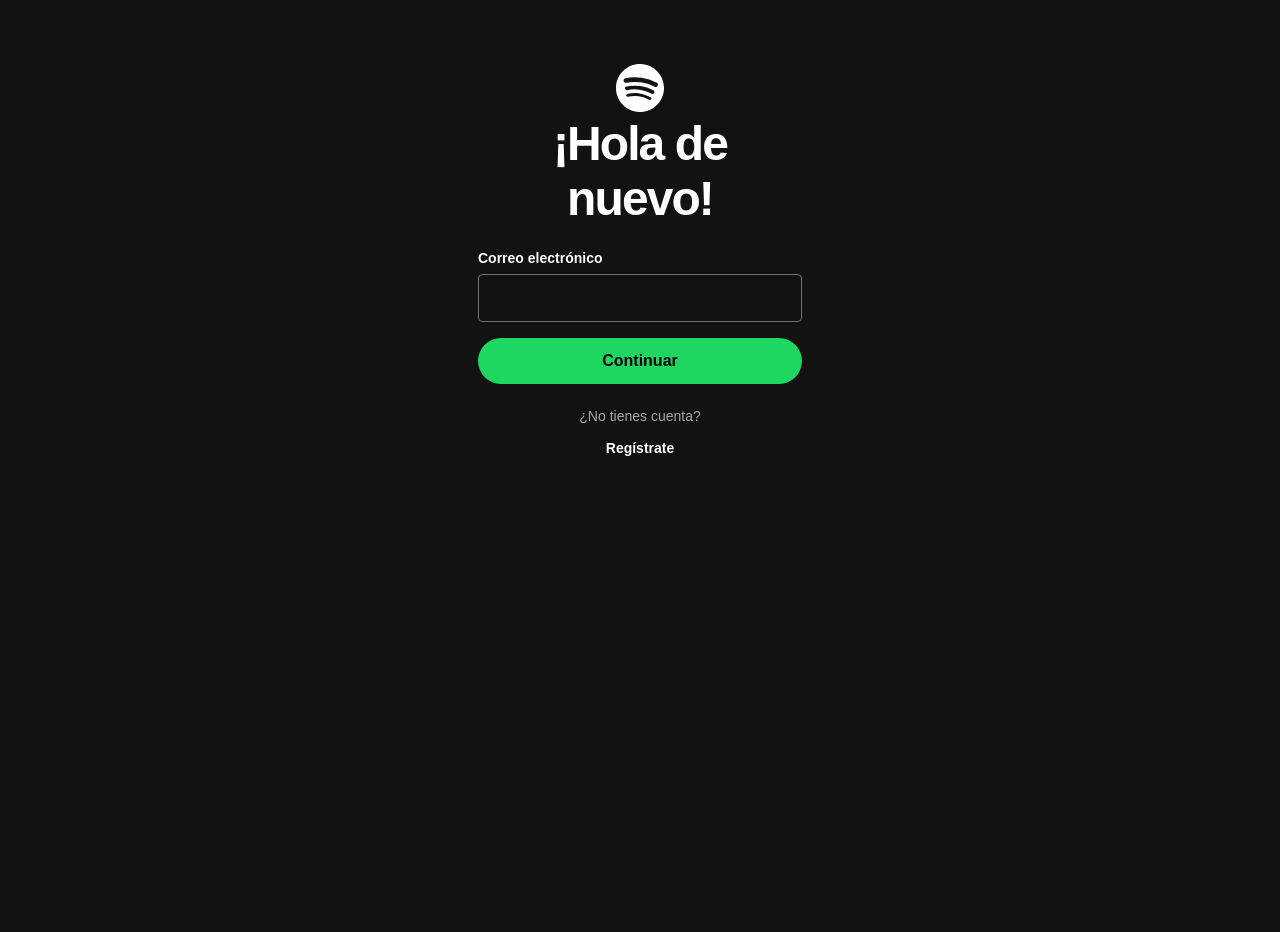
<file: Pages/login.html>
<!DOCTYPE html>
<html lang="es">
<head>
    <meta charset="UTF-8">
    <meta name="viewport" content="width=device-width, initial-scale=1.0">
    <title>Spotify - Iniciar sesión</title>
    <link rel="stylesheet" href="../CSS/styles.css">
    <link rel="stylesheet" href="../CSS/auth.css">
</head>
<body>
    <div class="auth-container">
        <main class="sc-ec0003fa-0 hwAFTQ">
            <header class="sc-e572410e-0 hLZXYx">
                <div class="sc-e572410e-1 llxakd">
                    <svg role="img" viewBox="0 0 24 24" height="100%"><title>Spotify</title><path d="M13.427.01C6.805-.253 1.224 4.902.961 11.524.698 18.147 5.853 23.728 12.476 23.99c6.622.263 12.203-4.892 12.466-11.514S20.049.272 13.427.01m5.066 17.579a.717.717 0 0 1-.977.268 14.4 14.4 0 0 0-5.138-1.747 14.4 14.4 0 0 0-5.42.263.717.717 0 0 1-.338-1.392c1.95-.474 3.955-.571 5.958-.29 2.003.282 3.903.928 5.647 1.92a.717.717 0 0 1 .268.978m1.577-3.15a.93.93 0 0 1-1.262.376 17.7 17.7 0 0 0-5.972-1.96 17.7 17.7 0 0 0-6.281.238.93.93 0 0 1-1.11-.71.93.93 0 0 1 .71-1.11 19.5 19.5 0 0 1 6.94-.262 19.5 19.5 0 0 1 6.599 2.165c.452.245.62.81.376 1.263m1.748-3.551a1.147 1.147 0 0 1-1.546.488 21.4 21.4 0 0 0-6.918-2.208 21.4 21.4 0 0 0-7.259.215 1.146 1.146 0 0 1-.456-2.246 23.7 23.7 0 0 1 8.034-.24 23.7 23.7 0 0 1 7.657 2.445c.561.292.78.984.488 1.546m13.612-.036-.832-.247c-1.67-.495-2.14-.681-2.14-1.353 0-.637.708-1.327 2.264-1.327 1.539 0 2.839.752 3.51 1.31.116.096.24.052.24-.098V6.935c0-.097-.027-.15-.098-.203-.83-.62-2.272-1.07-3.723-1.07-2.953 0-4.722 1.68-4.722 3.59 0 2.157 1.371 2.91 3.626 3.546l.973.274c1.689.478 1.998.902 1.998 1.556 0 1.097-.831 1.433-2.07 1.433-1.556 0-3.457-.911-4.35-2.025-.08-.098-.177-.053-.177.062v2.423c0 .097.01.141.08.22.743.814 2.52 1.53 4.59 1.53 2.546 0 4.456-1.485 4.456-3.784 0-1.787-1.052-2.865-3.625-3.635m10.107-1.76c-1.68 0-2.653 1.026-3.219 2.052V9.376c0-.08-.044-.124-.124-.124h-2.22c-.079 0-.123.044-.123.124V20.72c0 .08.044.124.124.124h2.22c.079 0 .123-.044.123-.124v-4.536c.566 1.025 1.521 2.034 3.237 2.034 2.264 0 3.89-1.955 3.89-4.581s-1.644-4.545-3.908-4.545m-.654 6.986c-1.185 0-2.211-1.167-2.618-2.458.407-1.362 1.344-2.405 2.618-2.405 1.211 0 2.051.92 2.051 2.423s-.84 2.44-2.051 2.44m40.633-6.826h-2.264c-.08 0-.115.017-.15.097l-2.282 5.483-2.29-5.483c-.035-.08-.07-.097-.15-.097h-3.661v-.584c0-.955.645-1.397 1.476-1.397.496 0 1.035.256 1.415.486.089.053.15-.008.115-.088l-.796-1.901a.26.26 0 0 0-.124-.133c-.389-.203-1.025-.38-1.644-.38-1.875 0-2.954 1.432-2.954 3.254v.743h-1.503c-.08 0-.124.044-.124.124v1.768c0 .08.044.124.124.124h1.503v6.668c0 .08.044.123.124.123h2.264c.08 0 .124-.044.124-.123v-6.668h1.936l2.812 6.11-1.512 3.325c-.044.098.009.142.097.142h2.414c.08 0 .116-.018.15-.097l4.997-11.355c.035-.08-.009-.141-.097-.141M54.964 9.04c-2.865 0-4.837 2.025-4.837 4.616 0 2.573 1.971 4.616 4.837 4.616 2.856 0 4.846-2.043 4.846-4.616 0-2.591-1.99-4.616-4.846-4.616m.008 7.065c-1.37 0-2.343-1.043-2.343-2.45 0-1.405.973-2.449 2.343-2.449 1.362 0 2.335 1.043 2.335 2.45 0 1.406-.973 2.45-2.335 2.45m33.541-6.334a1.24 1.24 0 0 0-.483-.471 1.4 1.4 0 0 0-.693-.17q-.384 0-.693.17a1.24 1.24 0 0 0-.484.471q-.174.302-.174.681 0 .375.174.677.175.3.484.471t.693.17.693-.17.483-.471.175-.676q0-.38-.175-.682m-.211 1.247a1 1 0 0 1-.394.39 1.15 1.15 0 0 1-.571.14 1.16 1.16 0 0 1-.576-.14 1 1 0 0 1-.391-.39 1.14 1.14 0 0 1-.14-.566q0-.316.14-.562t.391-.388.576-.14q.32 0 .57.14.253.141.395.39t.142.565q0 .312-.142.56m-19.835-5.78c-.85 0-1.468.6-1.468 1.396s.619 1.397 1.468 1.397c.866 0 1.485-.6 1.485-1.397 0-.796-.619-1.397-1.485-1.397m19.329 5.19a.31.31 0 0 0 .134-.262q0-.168-.132-.266-.132-.099-.381-.099h-.588v1.229h.284v-.489h.154l.374.489h.35l-.41-.518a.5.5 0 0 0 .215-.084m-.424-.109h-.26v-.3h.27q.12 0 .184.036a.12.12 0 0 1 .065.116.12.12 0 0 1-.067.111.4.4 0 0 1-.192.037M69.607 9.252h-2.263c-.08 0-.124.044-.124.124v8.56c0 .08.044.123.124.123h2.263c.08 0 .124-.044.124-.123v-8.56c0-.08-.044-.124-.124-.124m-3.333 6.605a2.1 2.1 0 0 1-1.053.257c-.725 0-1.185-.425-1.185-1.362v-3.484h2.211c.08 0 .124-.044.124-.124V9.376c0-.08-.044-.124-.124-.124h-2.21V6.944c0-.097-.063-.15-.15-.08l-3.954 3.113c-.053.044-.07.088-.07.16v1.007c0 .08.044.124.123.124h1.539v3.855c0 2.087 1.203 3.06 2.918 3.06.743 0 1.46-.194 1.884-.442.062-.035.07-.07.07-.133v-1.68c0-.088-.044-.115-.123-.07" transform="translate(-0.95,0)"></path></svg>
                </div>
            </header>
            <section class="sc-ec0003fa-1 hYAvns">
                <div class="sc-ec0003fa-2 fizkAr">
                    <div class="sc-ac4c2e86-0 dzsEgB">
                        <div class="sc-20a436e1-0 jHhrLk"><h1 class="e-91185-text encore-text-headline-large" data-encore-id="text">¡Hola de nuevo!</h1></div>
                        <form>
                            <div class="e-91185-form-group e-91185-baseline" style="padding-block-end:var(--encore-spacing-base)" data-encore-id="formGroup">
                                <div class="e-91185-form-group__label-group e-91185-baseline encore-text-body-small-bold"><label for="username" class="e-91185-form-group__label"><span class="e-91185-form-group__label-inner">Correo electrónico</span></label></div>
                                <input aria-invalid="false" class="e-91185-form-input e-91185-baseline e-91185-form-control encore-text-body-medium e-91185-focus-border" data-encore-id="formInput" id="username" type="text" autocapitalize="off" autocomplete="username" spellcheck="false" autocorrect="off" data-testid="login-username" value="">
                            </div>
                            <button type="button" style="inline-size:100%" data-testid="login-button" data-encore-id="buttonPrimary" class="encore-text-body-medium-bold e-91185-focus-border e-91185-button-primary e-91185-button"><span class="e-91185-baseline e-91185-overflow-wrap-anywhere e-91185-button-primary__inner encore-bright-accent-set e-91185-button--medium">Continuar</span></button>
                        </form>
                        <div class="sc-5dd45856-0 gVFvdE">
                            <p class="e-91185-text encore-text-body-medium encore-internal-color-text-subdued" data-encore-id="text">¿No tienes cuenta?</p>
                            <a href="./register.html" class="e-91185-button e-91185-button-tertiary">Regístrate</a>
                        </div>
                    </div>
                </div>
            </section>
        </main>
    </div>
</body>
</html>
</file>
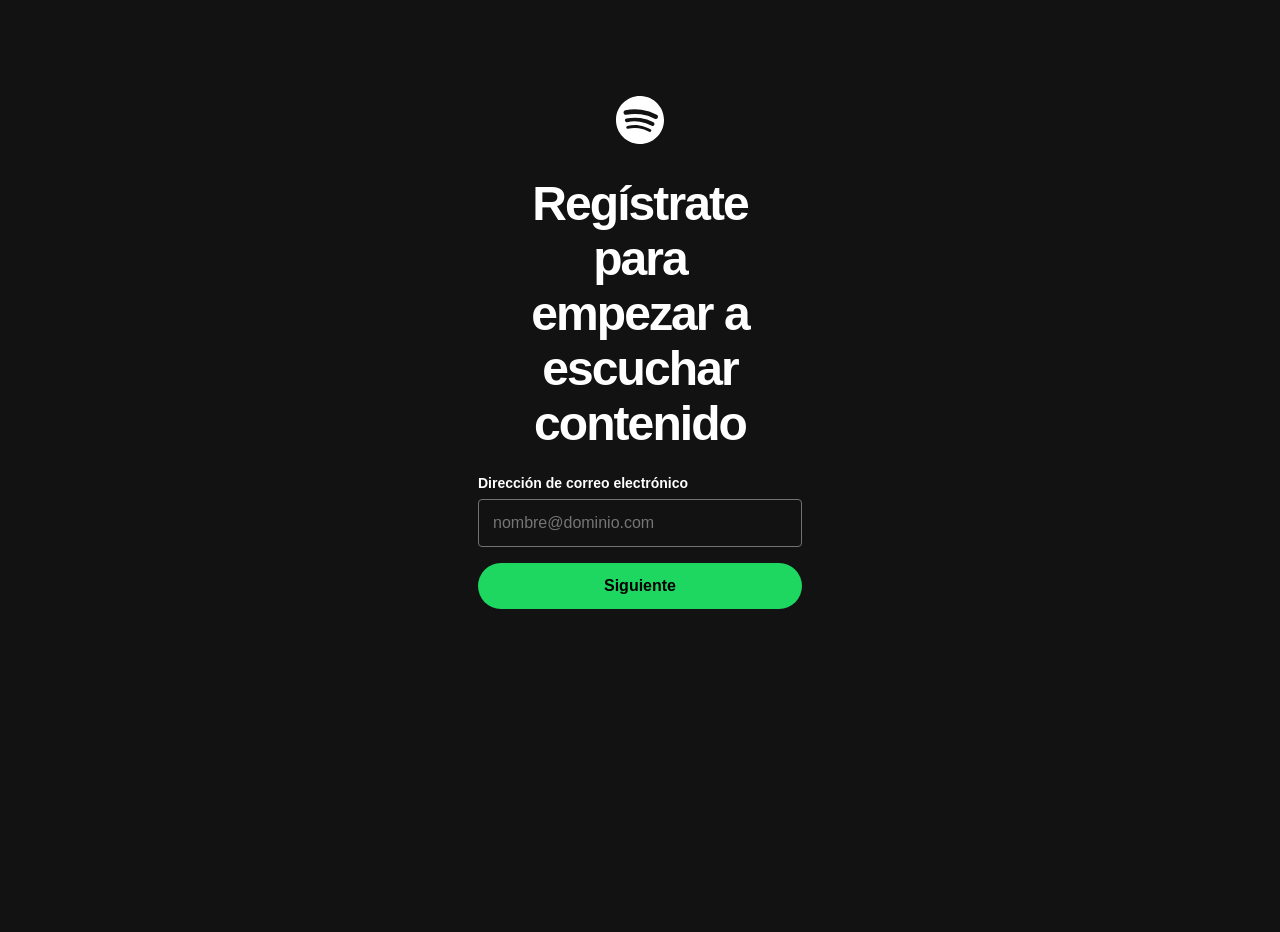
<file: Pages/register.html>
<!DOCTYPE html>
<html lang="es">
<head>
    <meta charset="UTF-8">
    <meta name="viewport" content="width=device-width, initial-scale=1.0">
    <title>Spotify - Registro</title>
    <link rel="stylesheet" href="../CSS/styles.css">
    <link rel="stylesheet" href="../CSS/auth.css">
</head>
<body>
    <div class="auth-container">
        <main class="sc-brSaZZ brllCh">
            <header class="sc-dmyDGl lirrtA">
                <div class="sc-hLQRIK kSfHGj">
                    <svg role="img" viewBox="0 0 24 24" height="100%"><title>Spotify</title><path d="M13.427.01C6.805-.253 1.224 4.902.961 11.524.698 18.147 5.853 23.728 12.476 23.99c6.622.263 12.203-4.892 12.466-11.514S20.049.272 13.427.01m5.066 17.579a.717.717 0 0 1-.977.268 14.4 14.4 0 0 0-5.138-1.747 14.4 14.4 0 0 0-5.42.263.717.717 0 0 1-.338-1.392c1.95-.474 3.955-.571 5.958-.29 2.003.282 3.903.928 5.647 1.92a.717.717 0 0 1 .268.978m1.577-3.15a.93.93 0 0 1-1.262.376 17.7 17.7 0 0 0-5.972-1.96 17.7 17.7 0 0 0-6.281.238.93.93 0 0 1-1.11-.71.93.93 0 0 1 .71-1.11 19.5 19.5 0 0 1 6.94-.262 19.5 19.5 0 0 1 6.599 2.165c.452.245.62.81.376 1.263m1.748-3.551a1.147 1.147 0 0 1-1.546.488 21.4 21.4 0 0 0-6.918-2.208 21.4 21.4 0 0 0-7.259.215 1.146 1.146 0 0 1-.456-2.246 23.7 23.7 0 0 1 8.034-.24 23.7 23.7 0 0 1 7.657 2.445c.561.292.78.984.488 1.546m13.612-.036-.832-.247c-1.67-.495-2.14-.681-2.14-1.353 0-.637.708-1.327 2.264-1.327 1.539 0 2.839.752 3.51 1.31.116.096.24.052.24-.098V6.935c0-.097-.027-.15-.098-.203-.83-.62-2.272-1.07-3.723-1.07-2.953 0-4.722 1.68-4.722 3.59 0 2.157 1.371 2.91 3.626 3.546l.973.274c1.689.478 1.998.902 1.998 1.556 0 1.097-.831 1.433-2.07 1.433-1.556 0-3.457-.911-4.35-2.025-.08-.098-.177-.053-.177.062v2.423c0 .097.01.141.08.22.743.814 2.52 1.53 4.59 1.53 2.546 0 4.456-1.485 4.456-3.784 0-1.787-1.052-2.865-3.625-3.635m10.107-1.76c-1.68 0-2.653 1.026-3.219 2.052V9.376c0-.08-.044-.124-.124-.124h-2.22c-.079 0-.123.044-.123.124V20.72c0 .08.044.124.124.124h2.22c.079 0 .123-.044.123-.124v-4.536c.566 1.025 1.521 2.034 3.237 2.034 2.264 0 3.89-1.955 3.89-4.581s-1.644-4.545-3.908-4.545m-.654 6.986c-1.185 0-2.211-1.167-2.618-2.458.407-1.362 1.344-2.405 2.618-2.405 1.211 0 2.051.92 2.051 2.423s-.84 2.44-2.051 2.44m40.633-6.826h-2.264c-.08 0-.115.017-.15.097l-2.282 5.483-2.29-5.483c-.035-.08-.07-.097-.15-.097h-3.661v-.584c0-.955.645-1.397 1.476-1.397.496 0 1.035.256 1.415.486.089.053.15-.008.115-.088l-.796-1.901a.26.26 0 0 0-.124-.133c-.389-.203-1.025-.38-1.644-.38-1.875 0-2.954 1.432-2.954 3.254v.743h-1.503c-.08 0-.124.044-.124.124v1.768c0 .08.044.124.124.124h1.503v6.668c0 .08.044.123.124.123h2.264c.08 0 .124-.044.124-.123v-6.668h1.936l2.812 6.11-1.512 3.325c-.044.098.009.142.097.142h2.414c.08 0 .116-.018.15-.097l4.997-11.355c.035-.08-.009-.141-.097-.141M54.964 9.04c-2.865 0-4.837 2.025-4.837 4.616 0 2.573 1.971 4.616 4.837 4.616 2.856 0 4.846-2.043 4.846-4.616 0-2.591-1.99-4.616-4.846-4.616m.008 7.065c-1.37 0-2.343-1.043-2.343-2.45 0-1.405.973-2.449 2.343-2.449 1.362 0 2.335 1.043 2.335 2.45 0 1.406-.973 2.45-2.335 2.45m33.541-6.334a1.24 1.24 0 0 0-.483-.471 1.4 1.4 0 0 0-.693-.17q-.384 0-.693.17a1.24 1.24 0 0 0-.484.471q-.174.302-.174.681 0 .375.174.677.175.3.484.471t.693.17.693-.17.483-.471.175-.676q0-.38-.175-.682m-.211 1.247a1 1 0 0 1-.394.39 1.15 1.15 0 0 1-.571.14 1.16 1.16 0 0 1-.576-.14 1 1 0 0 1-.391-.39 1.14 1.14 0 0 1-.14-.566q0-.316.14-.562t.391-.388.576-.14q.32 0 .57.14.253.141.395.39t.142.565q0 .312-.142.56m-19.835-5.78c-.85 0-1.468.6-1.468 1.396s.619 1.397 1.468 1.397c.866 0 1.485-.6 1.485-1.397 0-.796-.619-1.397-1.485-1.397m19.329 5.19a.31.31 0 0 0 .134-.262q0-.168-.132-.266-.132-.099-.381-.099h-.588v1.229h.284v-.489h.154l.374.489h.35l-.41-.518a.5.5 0 0 0 .215-.084m-.424-.109h-.26v-.3h.27q.12 0 .184.036a.12.12 0 0 1 .065.116.12.12 0 0 1-.067.111.4.4 0 0 1-.192.037M69.607 9.252h-2.263c-.08 0-.124.044-.124.124v8.56c0 .08.044.123.124.123h2.263c.08 0 .124-.044.124-.123v-8.56c0-.08-.044-.124-.124-.124m-3.333 6.605a2.1 2.1 0 0 1-1.053.257c-.725 0-1.185-.425-1.185-1.362v-3.484h2.211c.08 0 .124-.044.124-.124V9.376c0-.08-.044-.124-.124-.124h-2.21V6.944c0-.097-.063-.15-.15-.08l-3.954 3.113c-.053.044-.07.088-.07.16v1.007c0 .08.044.124.123.124h1.539v3.855c0 2.087 1.203 3.06 2.918 3.06.743 0 1.46-.194 1.884-.442.062-.035.07-.07.07-.133v-1.68c0-.088-.044-.115-.123-.07" transform="translate(-0.95,0)"></path></svg>
                </div>
            </header>
            <section class="sc-ktwOSE cFXLWL">
                <div class="sc-hABAzn bGNNqo">
                    <header class="sc-jFRDNv fuUNCq"><h1 class="e-91031-text encore-text-headline-large encore-small-devices-theme" data-encore-id="text">Regístrate para empezar a escuchar contenido</h1></header>
                    <form novalidate="" class="sc-fGrnoF lgbETb">
                        <div>
                            <div class="sc-YlsEq ircRdv">
                                <div class="sc-ldgPul ccEuAN">
                                    <div class="sc-gHWROy loABRW"><label class="e-91031-text encore-text-body-small-bold" data-encore-id="text" for="username">Dirección de correo electrónico</label></div>
                                    <div class="sc-cmfmEr dxgbqV"><input aria-invalid="false" class="e-91031-form-input e-91031-baseline e-91031-form-control encore-text-body-medium e-91031-form-control--use-focus-light" data-encore-id="formInput" required="" aria-errormessage="username-error-message" id="username" type="email" name="username" placeholder="nombre@dominio.com" autocomplete="username" value=""></div>
                                </div>
                            </div>
                        </div>
                        <button type="button" data-testid="submit" data-encore-id="buttonPrimary" class="encore-text-body-medium-bold e-91031-button--full-width e-91031-focus-border e-91031-button-primary e-91031-button"><span class="e-91031-baseline e-91031-overflow-wrap-anywhere e-91031-button-primary__inner encore-bright-accent-set e-91031-button--medium">Siguiente</span></button>
                    </form>
                    <div class="sc-dsArIo bUIfYT">
                        <p class="e-91031-text encore-text-body-medium encore-internal-color-text-subdued" data-encore-id="text">¿Ya tienes una cuenta?</p>
                        <a href="./login.html" data-testid="login-link" class="Button-sc-1dqy6lx-0 hLqIuX encore-text-body-medium-bold e-91031-overflow-wrap-anywhere" data-encore-id="buttonTertiary">Iniciar sesión</a>
                    </div>
                </div>
            </section>
        </main>
    </div>
</body>
</html>
</file>
<file: CSS/styles.css>
/* ═══════════════════════════════════════════════════════════════════════════ */
/* GLOBAL STYLES - Shared across all pages */
/* ═══════════════════════════════════════════════════════════════════════════ */

* { 
  box-sizing: border-box; 
  margin: 0; 
  padding: 0; 
}

:root {
  --bg: #121212;
  --surface: #1a1a1a;
  --border: #2a2a2a;
  --text: #ffffff;
  --text-sub: #a7a7a7;
  --green: #1ed760;
  --green-hover: #1fdf64;
  --radius: 4px;
}

body {
  background: var(--bg);
  color: var(--text);
  font-family: 'CircularSp', 'Circular Std', Helvetica, Arial, sans-serif;
  font-size: 14px;
  min-height: 100vh;
  max-width: 1100px;
  margin: 0 auto;
  padding: 32px 24px 0;
}

/* ── HEADER ── */
header {
  display: flex;
  align-items: center;
  justify-content: space-between;
  padding: 0 24px;
  background: var(--bg);
  position: sticky;
  top: 0;
  z-index: 100;
}

.header-left {
  display: flex;
  align-items: center;
  gap: 16px;
}

.logo svg { 
  display: block; 
}

.nav-back {
  display: flex;
  align-items: center;
  gap: 6px;
  color: var(--text);
  text-decoration: none;
  font-size: 14px;
  font-weight: 700;
  letter-spacing: 0.01em;
  transition: opacity .15s;
  padding: 30px 0px 30px;
}
.nav-back:hover { 
  opacity: .75; 
}

.header-right {
  display: flex;
  align-items: center;
  gap: 8px;
}

.icon-btn {
  background: none;
  border: none;
  cursor: pointer;
  color: var(--text);
  display: flex;
  align-items: center;
  padding: 4px;
  border-radius: 50%;
  transition: opacity .15s;
}
.icon-btn:hover { 
  opacity: .75; 
}

/* ── ARTIST TITLE BAR (index.html) ── */
.artist-title-bar {
  display: flex;
  align-items: center;
  gap: 12px;
  padding: 24px 0 20px;
}

.artist-avatar {
  width: 64px;
  height: 64px;
  border-radius: 50%;
  object-fit: cover;
}

.artist-meta p:first-child {
  font-size: 13px;
  color: var(--text-sub);
  margin-bottom: 2px;
}

.artist-meta a {
  font-size: 20px;
  font-weight: 900;
  color: var(--text);
  text-decoration: none;
  letter-spacing: -0.01em;
}
.artist-meta a:hover { 
  text-decoration: underline; 
}

/* ── FILTERS (index.html) ── */
.filters-bar {
  display: flex;
  align-items: center;
  justify-content: space-between;
  flex-wrap: wrap;
  gap: 12px;
  padding: 0 0 20px;
  border-bottom: 1px solid var(--border);
  margin-bottom: 24px;
}

.sort-group {
  display: flex;
  align-items: center;
  gap: 10px;
}

.sort-label {
  font-size: 13px;
  color: var(--text-sub);
  white-space: nowrap;
}

.select-wrapper {
  position: relative;
}

select {
  background: var(--bg);
  border: 1px solid #3a3a3a;
  color: var(--text);
  padding: 8px 36px 8px 12px;
  border-radius: var(--radius);
  font-size: 13px;
  appearance: none;
  cursor: pointer;
  outline: none;
  transition: border-color .15s;
}
select:focus { 
  border-color: var(--text); 
}

.select-arrow {
  position: absolute;
  right: 10px;
  top: 50%;
  transform: translateY(-50%);
  pointer-events: none;
  color: var(--text);
}

.stock-filter {
  display: flex;
  align-items: center;
  gap: 8px;
  cursor: pointer;
  user-select: none;
}

.stock-filter input[type="checkbox"] {
  appearance: none;
  width: 16px;
  height: 16px;
  border: 2px solid var(--green);
  border-radius: 3px;
  background: transparent;
  cursor: pointer;
  position: relative;
  flex-shrink: 0;
}
.stock-filter input[type="checkbox"]:checked {
  background: var(--green);
}
.stock-filter input[type="checkbox"]:checked::after {
  content: '';
  position: absolute;
  left: 3px;
  top: 0px;
  width: 5px;
  height: 9px;
  border: 2px solid #000;
  border-top: none;
  border-left: none;
  transform: rotate(45deg);
}

.stock-filter span {
  font-size: 13px;
  color: var(--text);
}

/* ── PRODUCT GRID (index.html) ── */
.products-grid {
  display: grid;
  grid-template-columns: repeat(auto-fill, minmax(200px, 1fr));
  gap: 24px;
  margin-bottom: 40px;
}

.product-card {
  text-decoration: none;
  color: var(--text);
  display: flex;
  flex-direction: column;
  cursor: pointer;
  border-radius: 4px;
  transition: opacity .15s;
}
.product-card:hover { 
  opacity: .85; 
}

.product-img-wrap {
  position: relative;
  width: 100%;
  padding-top: 100%;
  border-radius: var(--radius);
  overflow: hidden;
  margin-bottom: 12px;
}

.product-img-wrap img {
  position: absolute;
  inset: 0;
  width: 100%;
  height: 100%;
  object-fit: contain;
  display: block;
}

.product-name {
  font-size: 14px;
  font-weight: 400;
  line-height: 1.4;
  margin-bottom: 4px;
  color: var(--text);
}

.product-price {
  font-size: 14px;
  color: var(--text);
}

/* ── PAGINATION (index.html) ── */
.pagination {
  display: flex;
  align-items: center;
  justify-content: center;
  gap: 12px;
  padding: 20px 0 32px;
}

.page-count {
  font-size: 14px;
  color: var(--text);
}

.page-btn {
  background: none;
  border: none;
  cursor: pointer;
  color: var(--text);
  display: flex;
  align-items: center;
  justify-content: center;
  width: 32px;
  height: 32px;
  border-radius: 50%;
  transition: background .15s;
}
.page-btn:hover:not(:disabled) { 
  background: #2a2a2a; 
}
.page-btn:disabled { 
  opacity: .35; 
  cursor: default; 
}

/* ── DISCLAIMER ── */
.disclaimer-section {
  border-top: 1px solid var(--border);
  padding: 20px 0;
  margin-bottom: 24px;
}

.disclaimer-section p,
.disclaimer {
  font-size: 11px;
  color: var(--text-sub);
  line-height: 1.6;
}

/* ── FOOTER ── */
footer {
  border-top: 1px solid var(--border);
  padding: 24px;
  display: flex;
  align-items: center;
  justify-content: space-between;
  flex-wrap: wrap;
  gap: 12px;
  max-width: 1000px;
  margin: 0 auto;
}

.footer-links {
  display: flex;
  gap: 20px;
  flex-wrap: wrap;
  list-style: none;
}

.footer-links a {
  color: var(--text-sub);
  text-decoration: none;
  font-size: 12px;
  transition: color .15s;
}
.footer-links a:hover { 
  color: var(--text); 
}

.copyright {
  font-size: 12px;
  color: var(--text-sub);
}

/* ── CART DRAWER ── */
.drawer-backdrop {
  position: fixed;
  inset: 0;
  background: rgba(0,0,0,.6);
  z-index: 200;
  display: none;
  opacity: 0;
  transition: opacity .25s;
}
.drawer-backdrop.open { 
  display: flex; 
  opacity: 1; 
}

.drawer {
  position: fixed;
  top: 0;
  right: -360px;
  width: 360px;
  height: 100%;
  background: #fff;
  color: #000;
  z-index: 201;
  display: flex;
  flex-direction: column;
  transition: right .25s ease;
}
.drawer.open { 
  right: 0; 
}

.drawer-header {
  display: flex;
  align-items: center;
  justify-content: space-between;
  padding: 20px 24px;
  border-bottom: 1px solid #e5e5e5;
}

.drawer-title {
  font-size: 18px;
  font-weight: 900;
}

.drawer-close {
  background: none;
  border: none;
  cursor: pointer;
  color: #000;
  display: flex;
}

.drawer-body {
  flex: 1;
  display: flex;
  flex-direction: column;
  align-items: center;
  justify-content: center;
  gap: 16px;
  padding: 32px;
  text-align: center;
}

.empty-cart-msg {
  font-size: 14px;
  color: #666;
}

.start-shopping-btn {
  background: var(--green);
  color: #000;
  border: none;
  border-radius: 500px;
  padding: 12px 24px;
  font-size: 14px;
  font-weight: 700;
  cursor: pointer;
  transition: background .15s;
}
.start-shopping-btn:hover { 
  background: var(--green-hover); 
}

/* ── BANNER ── */
.banner {
  display: flex;
  align-items: center;
  gap: 10px;
  background: #2a2a2a;
  padding: 12px 24px;
  font-size: 13px;
  color: var(--text);
}
.banner svg { 
  flex-shrink: 0; 
}
.banner-close {
  margin-left: auto;
  background: none;
  border: none;
  cursor: pointer;
  color: var(--text);
  display: flex;
  padding: 2px;
  border-radius: 50%;
  transition: opacity .15s;
}
.banner-close:hover { 
  opacity: .65; 
}

/* ── RESPONSIVE ── */
@media (max-width: 600px) {
  .products-grid { 
    grid-template-columns: repeat(2, 1fr); 
    gap: 16px; 
  }
  body { 
    padding: 16px 16px 0; 
  }
}
</file>
<file: CSS/product-styles.css>
/* ═══════════════════════════════════════════════════════════════════════════ */
/* PRODUCT PAGE STYLES - Used in all product detail pages */
/* ═══════════════════════════════════════════════════════════════════════════ */

/* MAIN LAYOUT */
.product-layout {
  display: grid;
  grid-template-columns: 1fr 1fr;
  gap: 40px;
  align-items: start;
}

/* GALLERY */
.gallery {
  position: relative;
}

.gallery-main {
  position: relative;
  overflow: hidden;
  aspect-ratio: 1;
}

.gallery-main img {
  width: 100%;
  height: 100%;
  object-fit: contain;
  display: block;
}

.gallery-arrow {
  position: absolute;
  top: 50%;
  transform: translateY(-50%);
  background: rgba(0,0,0,.7);
  border: none;
  cursor: pointer;
  color: var(--text);
  width: 40px;
  height: 40px;
  border-radius: 50%;
  display: flex;
  align-items: center;
  justify-content: center;
  transition: background .15s;
  z-index: 2;
}
.gallery-arrow:hover { 
  background: rgba(0,0,0,.9); 
}
.gallery-arrow.prev { 
  left: 10px; 
}
.gallery-arrow.next { 
  right: 10px; 
}

.gallery-dots {
  display: flex;
  gap: 6px;
  justify-content: center;
  margin-top: 12px;
}

.dot {
  width: 8px;
  height: 8px;
  border-radius: 50%;
  background: var(--text-sub);
  border: none;
  cursor: pointer;
  padding: 0;
  transition: background .15s, transform .15s;
}
.dot.active { 
  background: var(--text); 
  transform: scale(1.2); 
}

/* PRODUCT INFO */
.product-info { 
  display: flex; 
  flex-direction: column; 
  gap: 16px; 
}

.product-title {
  font-size: 28px;
  font-weight: 900;
  line-height: 1.2;
  letter-spacing: -0.02em;
}

.artist-row {
  display: flex;
  align-items: center;
  gap: 10px;
}

.artist-avatar {
  width: 40px;
  height: 40px;
  border-radius: 50%;
  object-fit: cover;
}

.artist-name {
  font-size: 14px;
  font-weight: 700;
  color: var(--text);
  text-decoration: none;
}
.artist-name:hover { 
  text-decoration: underline; 
}

.product-desc {
  font-size: 14px;
  color: var(--text-sub);
  line-height: 1.6;
}

.price-row {
  display: flex;
  align-items: center;
  gap: 16px;
}

.currency-badge {
  background: #2a2a2a;
  padding: 6px 12px;
  border-radius: var(--radius);
  font-size: 13px;
  color: var(--text-sub);
  font-weight: 700;
  letter-spacing: .05em;
}

.price {
  font-size: 20px;
  font-weight: 700;
}

/* QUANTITY */
.qty-label {
  font-size: 13px;
  color: var(--text-sub);
  font-weight: 700;
  margin-bottom: 6px;
  display: block;
  letter-spacing: .03em;
}

.select-wrapper {
  position: relative;
  width: 100%;
}

select {
  width: 100%;
  background: #2a2a2a;
  border: 1px solid #3a3a3a;
  color: var(--text);
  padding: 10px 40px 10px 14px;
  border-radius: var(--radius);
  font-size: 14px;
  appearance: none;
  cursor: pointer;
  outline: none;
  transition: border-color .15s;
}
select:focus { 
  border-color: var(--text); 
}

.select-arrow {
  position: absolute;
  right: 14px;
  top: 50%;
  transform: translateY(-50%);
  pointer-events: none;
  color: var(--text);
}

/* BUTTONS */
.btn-row {
  display: flex;
  gap: 10px;
}

.btn {
  flex: 1;
  padding: 14px 20px;
  border-radius: 500px;
  font-size: 14px;
  font-weight: 700;
  cursor: pointer;
  border: none;
  letter-spacing: .05em;
  transition: transform .1s, background .15s;
}
.btn:active { 
  transform: scale(.97); 
}

.btn-primary {
  background: var(--green);
  color: #000;
}
.btn-primary:hover { 
  background: var(--green-hover); 
}

.btn-secondary {
  background: var(--green);
  color: #000;
}
.btn-secondary:hover { 
  background: #e0e0e0; 
}

/* RECOMMENDATIONS */
.recs-section {
  margin-top: 48px;
}

.recs-title {
  font-size: 20px;
  font-weight: 900;
  letter-spacing: -0.01em;
  margin-bottom: 20px;
}

.recs-grid {
  display: flex;
  gap: 16px;
  overflow-x: auto;
  padding-bottom: 8px;
  scrollbar-width: thin;
  scrollbar-color: var(--border) transparent;
}

.rec-card {
  flex: 0 0 180px;
  text-decoration: none;
  color: var(--text);
  border-radius: 8px;
  overflow: hidden;
  transition: background .15s;
}

.rec-img {
  width: 100%;
  aspect-ratio: 1;
  object-fit: contain;
  display: block;
}

.rec-info {
  padding: 10px 12px 14px;
}

.rec-name {
  font-size: 13px;
  font-weight: 700;
  line-height: 1.4;
  margin-bottom: 4px;
}

.rec-price {
  font-size: 12px;
  color: var(--text-sub);
}

/* RESPONSIVE */
@media (max-width: 700px) {
  .product-layout { 
    grid-template-columns: 1fr; 
    gap: 24px; 
  }
  .product-title { 
    font-size: 22px; 
  }
}
</file>
<file: CSS/auth.css>
/* CSS/auth.css */
:root {
  --encore-spacing-looser-2: 32px;
  --encore-spacing-looser-3: 40px;
  --encore-spacing-looser-5: 64px;
  --encore-spacing-tighter-2: 8px;
  --encore-spacing-tighter-4: 4px;
  --encore-graphic-size-decorative-larger: 48px;
  --encore-body-font-stack: 'CircularSp', 'Circular Std', Helvetica, Arial, sans-serif;
}

*::before,*::after{box-sizing:border-box;}

body{margin:0; background-color: var(--bg); color: var(--text);}
body,input,textarea,button{font-family:var(--encore-body-font-stack);}
html,body{height:100%;}

/* Layout overrides specific to the login/register structures */
.hLZXYx {
  display:flex;
  padding-inline:var(--encore-spacing-looser-2);
  padding-block-end:var(--encore-spacing-tighter-4);
  min-height:var(--encore-spacing-looser-3);
  overflow:hidden;
  align-items:center;
  justify-content:center;
  box-sizing:content-box;
}
.lirrtA {
  display:flex;
  align-items:center;
  justify-content:center;
  padding: 32px;
}

.llxakd, .kSfHGj {
  height:var(--encore-graphic-size-decorative-larger);
}

.hwAFTQ, .brllCh {
  position:absolute;
  top:0;
  left:0;
  display:flex;
  flex-direction:column;
  inline-size:100%;
  min-block-size:100%;
  overflow-wrap:break-word;
  overflow:auto;
  padding-block-start:var(--encore-spacing-looser-5);
  background: var(--bg);
}

.hYAvns, .cFXLWL {
  flex-grow:1;
  display:flex;
  width:100%;
  justify-content:center;
  padding-block-end:var(--encore-spacing-looser-2);
}

.fizkAr, .bGNNqo {
  box-sizing:content-box;
  padding:0 var(--encore-spacing-looser-2);
  width:100%;
  max-width: 324px;
  margin: 0 auto;
}

.ftPdTn, .LKEZA {
  text-align:center;
}

.jHhrLk, .fuUNCq {
  text-align:center;
  margin-bottom: 24px;
}
.jHhrLk>h1, .fuUNCq>h1 {
  font-size:48px;
  font-weight: 700;
  letter-spacing: -0.04em;
}

.emrnLI, .fBWaUC {
  display:flex;
  flex-direction:column;
  gap:var(--encore-spacing-tighter-2);
}

.gVFvdE, .bUIfYT {
  display:flex;
  flex-direction:column;
  text-align:center;
  align-items: center;
}

.dzsEgB, .lgbETb {
  display:flex;
  flex-direction:column;
  flex:1;
  height:100%;
}

.exlITi, .YmDs {
  text-align:center;
}

.bkJjMg {
  margin-top:auto;
}

/* Auth Components */
svg {
  fill: var(--text);
}

.e-91185-form-group, .sc-YlsEq {
  margin-bottom: 16px;
  text-align: left;
}

label {
  display: block;
  font-size: 14px;
  font-weight: bold;
  margin-bottom: 8px;
}

input[type="text"], input[type="email"], input[type="password"] {
  width: 100%;
  padding: 14px;
  font-size: 16px;
  border-radius: 4px;
  border: 1px solid #727272;
  background-color: transparent;
  color: white;
}

input:focus {
  outline: none;
  border-color: white;
  box-shadow: inset 0 0 0 1px white;
}

button[type="submit"], .e-91031-button-primary, .e-91185-button-primary {
  width: 100%;
  padding: 14px;
  border-radius: 500px;
  background-color: var(--green);
  color: black;
  font-weight: bold;
  font-size: 16px;
  border: none;
  cursor: pointer;
  margin-bottom: 24px;
  transition: background-color 0.2s ease, transform 0.2s ease;
}

button[type="submit"]:hover, .e-91031-button-primary:hover, .e-91185-button-primary:hover {
  background-color: var(--green-hover);
  transform: scale(1.04);
}

.sc-ac4c2e86-1, .sc-fYrVju {
  position: relative;
  margin: 24px 0;
}
.sc-ac4c2e86-1 span, .sc-fYrVju span {
  background-color: var(--bg);
  padding: 0 16px;
  position: relative;
  z-index: 1;
}
.sc-ac4c2e86-1::before, .sc-fYrVju::before {
  content: "";
  position: absolute;
  top: 50%;
  left: 0;
  right: 0;
  height: 1px;
  background-color: #2a2a2a;
  z-index: 0;
}

.sc-75e2aad9-0 a, .sc-imiQPL a {
  display: flex;
  align-items: center;
  justify-content: center;
  gap: 10px;
  width: 100%;
  padding: 12px;
  border-radius: 500px;
  background-color: transparent;
  color: white;
  font-weight: bold;
  font-size: 16px;
  text-decoration: none;
  border: 1px solid #727272;
  margin-bottom: 12px;
  transition: border-color 0.2s ease;
}

.sc-75e2aad9-0 a:hover, .sc-imiQPL a:hover {
  border-color: white;
}

.sc-5dd45856-0 p, .sc-dsArIo p {
  color: var(--text-sub);
  margin-bottom: 16px;
}

.sc-5dd45856-0 a, .sc-dsArIo a {
  color: white;
  font-weight: bold;
  text-decoration: none;
}
.sc-5dd45856-0 a:hover, .sc-dsArIo a:hover {
  text-decoration: underline;
  color: var(--green);
}

.sc-75a22b23-0 p, .sc-vIxRm p {
  font-size: 11px;
  color: var(--text-sub);
  line-height: 1.5;
}
.sc-75a22b23-0 a, .sc-vIxRm a {
  color: var(--text-sub);
  text-decoration: underline;
}

.e-91031-button-tertiary {
  background: none;
  color: white;
  border: none;
  font-weight: bold;
  cursor: pointer;
  text-decoration: underline;
}

/* Ensure global alignment is completely centered */
.auth-container {
  display: flex;
  justify-content: center;
  align-items: center;
  width: 100%;
  min-height: 100vh;
}
</file>
